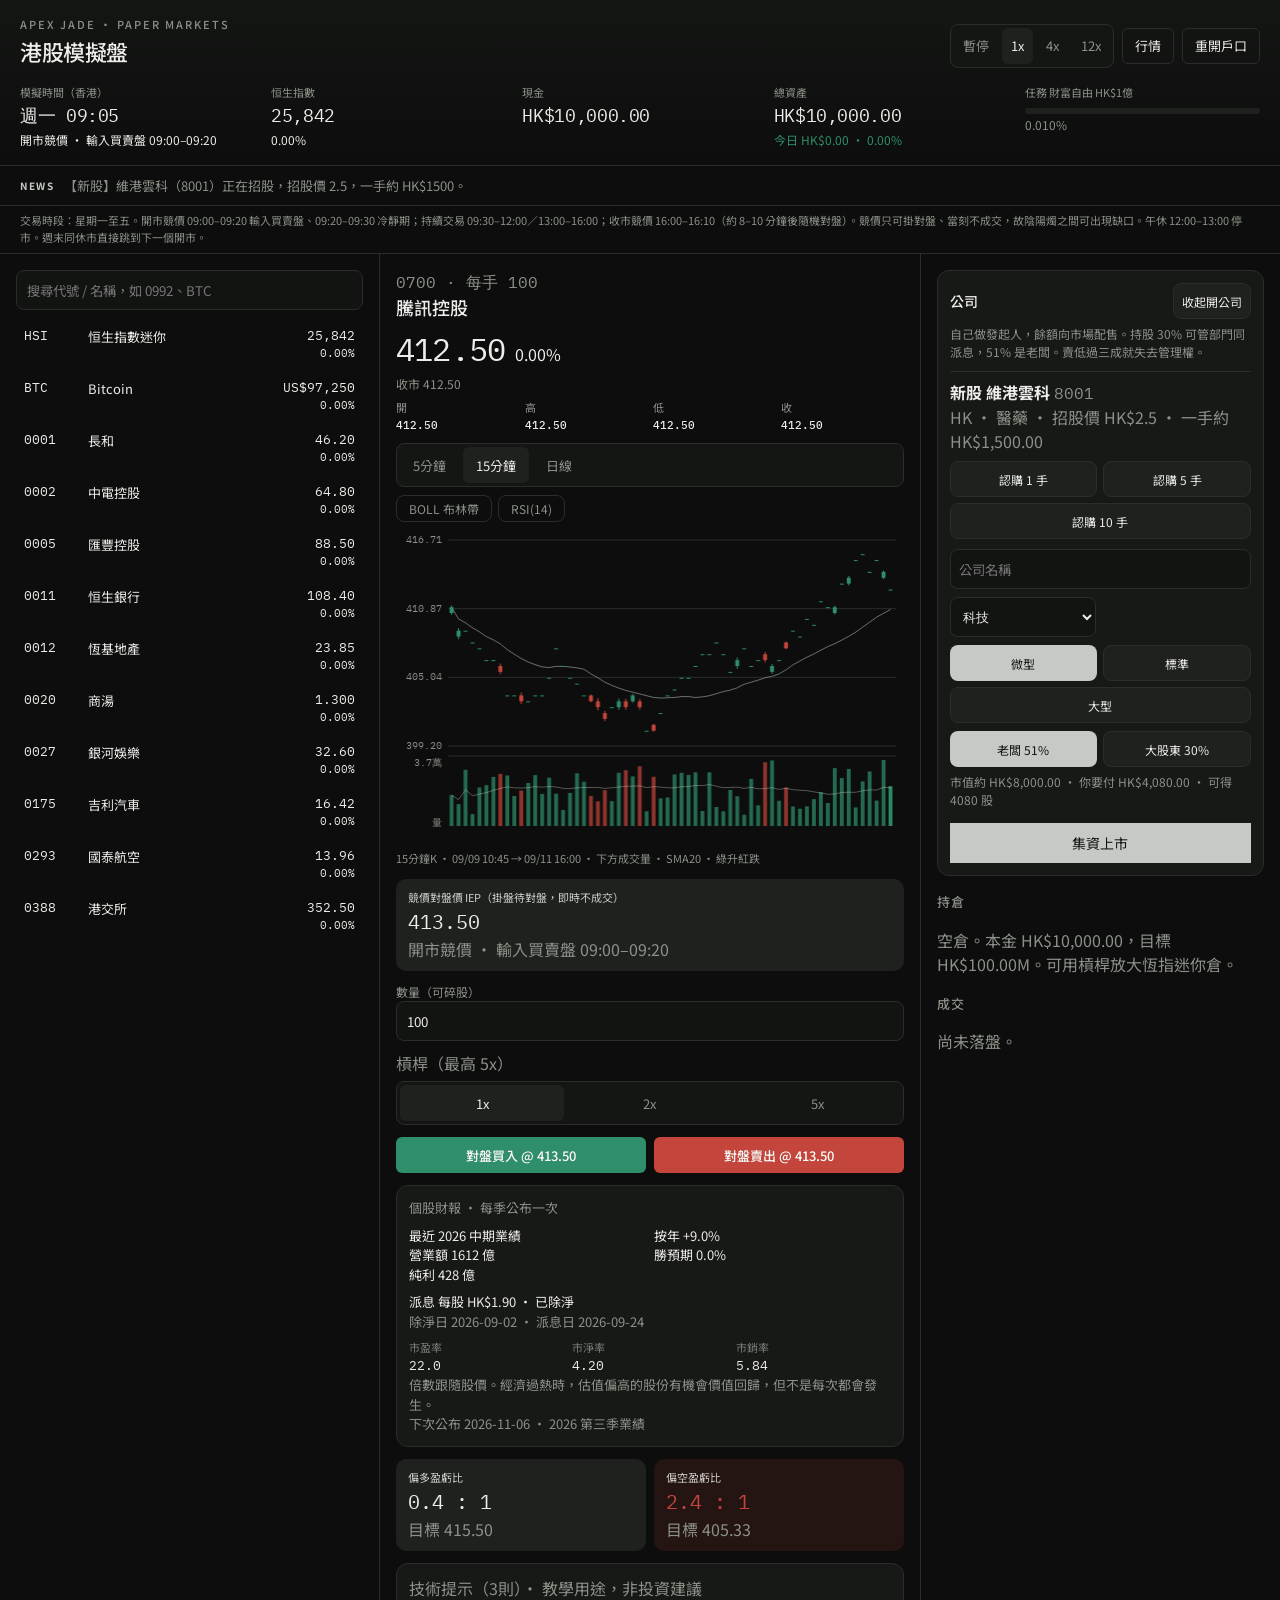
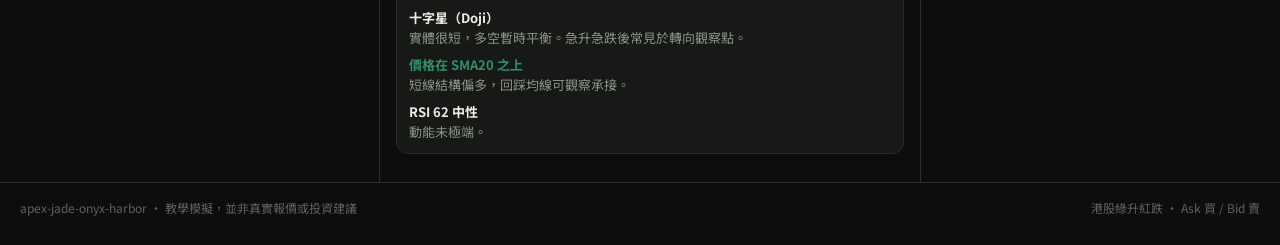
<file: apex-jade-onyx-harbor/index.html>
<!DOCTYPE html>
<html lang="zh-Hant">
<head>
  <meta charset="utf-8" />
  <meta name="viewport" content="width=device-width, initial-scale=1" />
  <title>港股模擬盤 · Apex Jade</title>
  <meta name="description" content="香港股票紙上交易模擬：恒生指數、陰陽燭、買賣差價。本金港幣一萬，挑戰一億財富自由。" />
  <link rel="preconnect" href="https://fonts.googleapis.com" />
  <link rel="stylesheet" href="https://fonts.googleapis.com/css2?family=IBM+Plex+Mono:wght@400;500&family=Noto+Sans+TC:wght@400;500;600&display=swap" />
  <link rel="stylesheet" href="styles.css?v=20261017c" />
</head>
<body>
  <div id="app"></div>
  <script src="app.js?v=20261017c"></script>
</body>
</html>
</file>
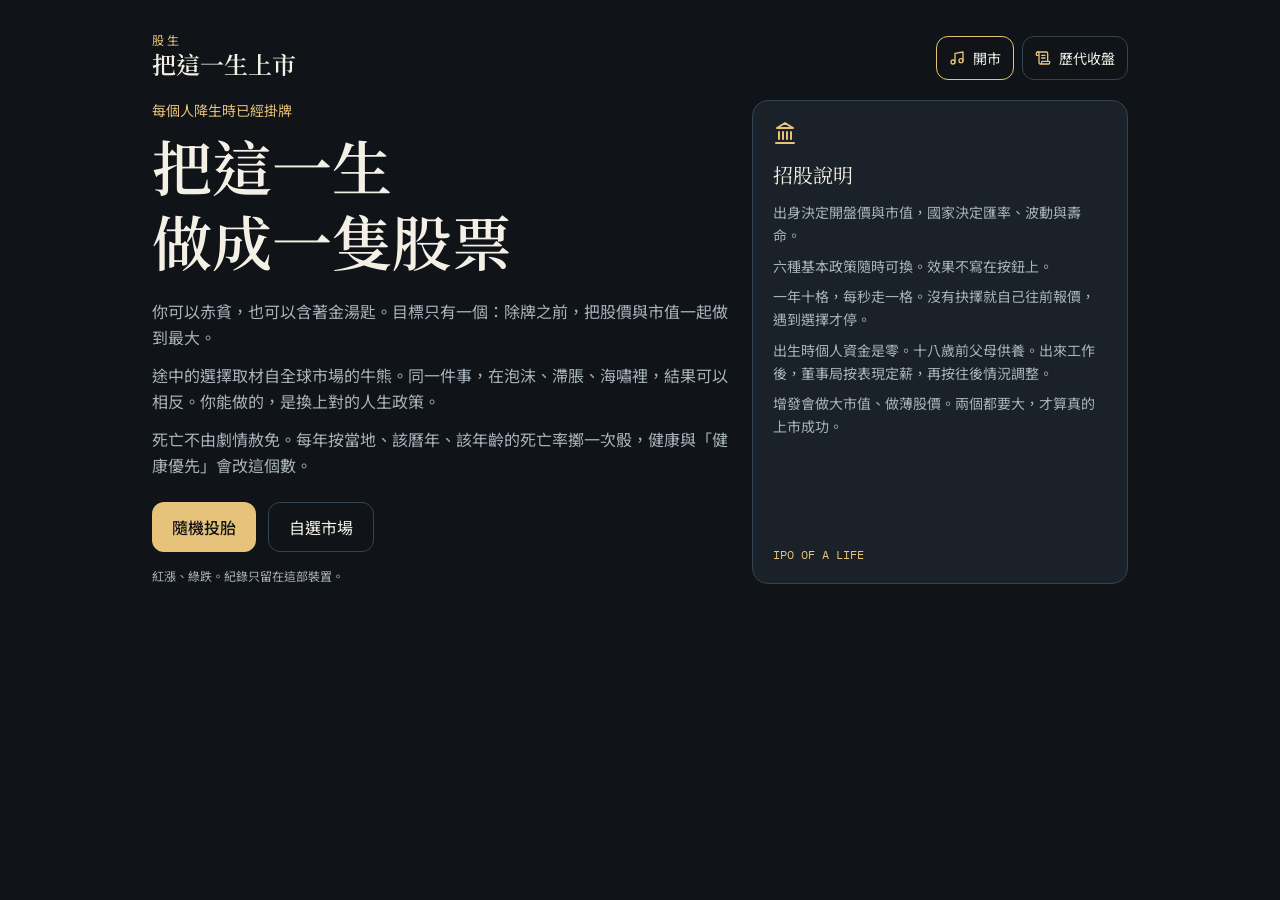
<file: gusheng/index.html>
<!doctype html>
<html lang="zh-Hant">
  <head>
    <meta charset="utf-8" />
    <meta name="viewport" content="width=device-width, initial-scale=1, viewport-fit=cover" />
    <title>股生</title>
    <meta
      name="description"
      content="出生即上市。在當地、該年齡的死亡率除牌之前，把股價與市值做到最大。"
    />
    <meta name="theme-color" content="#101418" />
    <link rel="icon" type="image/svg+xml" href="/gusheng/favicon.svg" />
    <link rel="preconnect" href="https://fonts.googleapis.com" />
    <link rel="preconnect" href="https://fonts.gstatic.com" crossorigin />
    <link
      href="https://fonts.googleapis.com/css2?family=IBM+Plex+Mono:wght@400;500;600&family=Noto+Sans+TC:wght@400;500;700&family=Noto+Serif+TC:wght@600;700&display=swap"
      rel="stylesheet"
    />
    <script type="module" crossorigin src="/gusheng/assets/index-D9JdbFfj.js"></script>
    <link rel="stylesheet" crossorigin href="/gusheng/assets/index-DvYvFoxI.css">
  </head>
  <body>
    <div id="root"></div>
  </body>
</html>
</file>
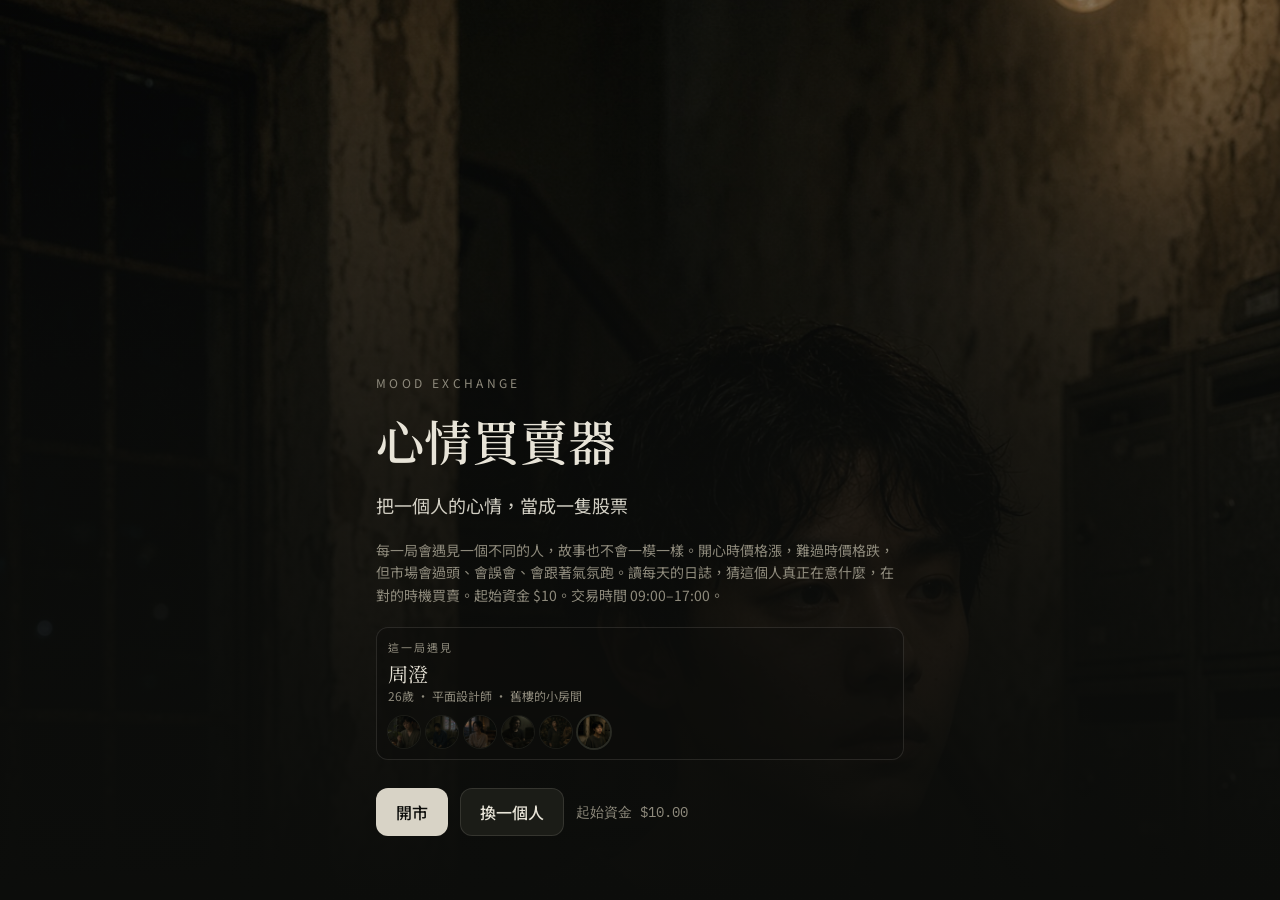
<file: mood-exchange/index.html>
<!doctype html>
<html lang="zh-Hant">
  <head>
    <meta charset="utf-8" />
    <meta name="viewport" content="width=device-width, initial-scale=1, viewport-fit=cover" />
    <title>心情買賣器</title>
    <meta name="description" content="把一個人的心情，當成一隻股票。讀日誌、對話、在對的時機買賣。" />
    <meta name="theme-color" content="#0c0d0b" />
    <link rel="icon" type="image/svg+xml" href="/mood-exchange/favicon.svg" />
    <link rel="preconnect" href="https://fonts.googleapis.com" />
    <link rel="preconnect" href="https://fonts.gstatic.com" crossorigin />
    <link
      href="https://fonts.googleapis.com/css2?family=IBM+Plex+Mono:wght@400;500;600&family=Noto+Sans+TC:wght@400;500;600;700&family=Noto+Serif+TC:wght@400;600;700&display=swap"
      rel="stylesheet"
    />
    <script type="module" crossorigin src="/mood-exchange/assets/pages-entry-flhNLJJ7.js"></script>
    <link rel="stylesheet" crossorigin href="/mood-exchange/assets/pages-entry-DmJr4rhH.css">
  </head>
  <body class="bg-bg text-fg">
    <div id="root"></div>
  </body>
</html>
</file>
<file: apex-jade-onyx-harbor/styles.css>
:root {
  --bg: #0c0d0c;
  --fg: #ecece8;
  --muted: #8b9188;
  --subtle: #5e635c;
  --border: #2a2d29;
  --card: #171916;
  --panel: #141614;
  --secondary: #1e211e;
  --input: #121412;
  --up: #2f8f6b;
  --up-soft: #2f8f6b22;
  --down: #c4453c;
  --down-soft: #c4453c22;
  --halt: #c4b5fd;
  --halt-soft: #7c6bb833;
  --primary: #c5cbc4;
  --radius: 12px;
  --font: "Noto Sans TC", ui-sans-serif, system-ui, sans-serif;
  --mono: "IBM Plex Mono", ui-monospace, "SF Mono", Menlo, monospace;
}
* { box-sizing: border-box; }
html, body {
  margin: 0;
  min-height: 100%;
  background: var(--bg);
  color: var(--fg);
  font-family: var(--font);
  line-height: 1.5;
  -webkit-font-smoothing: antialiased;
}
button, input { font-family: inherit; }
button { cursor: pointer; }
button:disabled { cursor: not-allowed; opacity: 0.45; }
.mono { font-family: var(--mono); font-variant-numeric: tabular-nums; }
.up { color: var(--up); }
.down { color: var(--down); }
.halt { color: var(--halt); }
.muted { color: var(--muted); }
.kicker {
  margin: 0;
  font-size: 11px;
  letter-spacing: 0.18em;
  text-transform: uppercase;
  color: var(--muted);
  font-weight: 500;
}
h1 { margin: 2px 0 0; font-size: 22px; font-weight: 500; letter-spacing: -0.02em; }
h2 { margin: 0; font-size: 18px; font-weight: 500; }
h3 { margin: 0 0 10px; font-size: 13px; font-weight: 500; color: var(--muted); letter-spacing: 0.08em; text-transform: uppercase; }
.lede { color: var(--muted); margin: 8px 0 0; font-size: 14px; }
.top {
  padding: 16px 20px 14px;
  border-bottom: 1px solid var(--border);
  background: linear-gradient(180deg, #141614, #0c0d0c);
}
.top-row {
  display: flex;
  flex-wrap: wrap;
  gap: 12px;
  align-items: flex-end;
  justify-content: space-between;
}
.controls { display: flex; flex-wrap: wrap; gap: 8px; align-items: center; }
.stats {
  display: grid;
  grid-template-columns: repeat(2, minmax(0, 1fr));
  gap: 12px 16px;
  margin-top: 16px;
}
@media (min-width: 800px) {
  .stats { grid-template-columns: repeat(5, minmax(0, 1fr)); }
}
.stat label { display: block; font-size: 11px; color: var(--muted); }
.stat .v { font-size: 18px; margin-top: 2px; letter-spacing: -0.02em; }
.stat small { display: block; font-size: 12px; margin-top: 2px; }
.progress {
  height: 6px;
  background: var(--secondary);
  border-radius: 99px;
  margin-top: 8px;
  overflow: hidden;
}
.progress > i {
  display: block;
  height: 100%;
  background: var(--primary);
  border-radius: inherit;
  width: 0;
}
.news {
  display: flex;
  gap: 10px;
  align-items: center;
  padding: 8px 20px;
  border-bottom: 1px solid var(--border);
  font-size: 13px;
  color: var(--muted);
  min-height: 40px;
}
.news b {
  flex: none;
  font-size: 10px;
  letter-spacing: 0.16em;
  color: var(--primary);
}
.desk {
  display: grid;
  gap: 1px;
  background: var(--border);
  min-height: calc(100dvh - 220px);
}
@media (min-width: 1080px) {
  .desk { grid-template-columns: minmax(240px, 0.95fr) minmax(0, 1.35fr) minmax(240px, 0.9fr); }
}
section.col { background: var(--bg); padding: 16px; min-width: 0; }
.list { margin-top: 8px; max-height: min(70vh, 720px); overflow: auto; overscroll-behavior: contain; overflow-anchor: none; }
.row-item {
  width: 100%;
  display: grid;
  grid-template-columns: 56px 1fr auto;
  gap: 8px;
  text-align: left;
  background: transparent;
  border: 0;
  color: inherit;
  padding: 9px 8px;
  border-radius: 8px;
}
.row-item:hover, .row-item.active { background: var(--secondary); }
.row-item .sym { font-size: 13px; }
.row-item .name { font-size: 13px; overflow: hidden; text-overflow: ellipsis; white-space: nowrap; }
.row-item .px { text-align: right; font-size: 13px; }
.search, .qty {
  width: 100%;
  height: 40px;
  border-radius: 8px;
  border: 1px solid var(--border);
  background: var(--input);
  color: var(--fg);
  padding: 0 10px;
  outline: none;
}
.search:focus, .qty:focus { border-color: #4a4f48; }
.bar {
  display: flex;
  gap: 4px;
  border: 1px solid var(--border);
  border-radius: 8px;
  padding: 3px;
  background: var(--panel);
}
.bar button, .ghost, .buy, .sell {
  height: 36px;
  border-radius: 6px;
  border: 1px solid transparent;
  background: transparent;
  color: var(--muted);
  padding: 0 12px;
  font-size: 13px;
}
.bar button.on { background: var(--secondary); color: var(--fg); }
.bar.speeds button { padding: 0 8px; }
.boards { margin: 0 0 8px; width: fit-content; }
.ghost {
  border: 1px solid var(--border);
  color: var(--fg);
  background: transparent;
}
.ghost:hover { background: var(--secondary); }
.buy { background: var(--up); color: #fff7f6; border: 0; font-weight: 500; }
.sell { background: var(--down); color: #f3fff9; border: 0; font-weight: 500; }
.price-line { display: flex; align-items: baseline; gap: 10px; margin: 4px 0 2px; }
.price-line .last { font-size: 32px; letter-spacing: -0.03em; }
#sel-prev { margin: 0 0 6px; font-size: 12px; }
.ohlc {
  display: grid;
  grid-template-columns: repeat(4, minmax(0, 1fr));
  gap: 6px;
  margin: 0 0 10px;
  font-size: 11px;
  color: var(--muted);
}
.ohlc b { display: block; color: var(--fg); font-weight: 500; margin-top: 1px; }
.bidask { display: grid; grid-template-columns: 1fr 1fr; gap: 8px; margin: 12px 0; }
.bidask:has(.iep) { grid-template-columns: 1fr; }
.iep { border-radius: 10px; padding: 10px 12px; background: var(--secondary); }
.iep .px { font-size: 20px; margin-top: 2px; }
button:disabled { opacity: 0.4; pointer-events: none; }
.bid, .ask { border-radius: 10px; padding: 10px 12px; }
.bid { background: var(--down-soft); color: var(--down); }
.ask { background: var(--up-soft); color: var(--up); }
.bid .px, .ask .px { font-size: 20px; margin-top: 2px; }
.cap { font-size: 11px; opacity: 0.85; }
canvas.kline { width: 100%; height: 312px; display: block; margin: 8px 0; }
.ind { display: flex; gap: 6px; margin-top: 8px; }
.ind button {
  border: 1px solid var(--border);
  background: transparent;
  color: var(--muted);
  border-radius: 8px;
  padding: 4px 12px;
  font-size: 12px;
}
.ind button.on.boll { background: #e6c36a22; color: #e6c36a; border-color: #e6c36a66; }
.ind button.on.rsi { background: #c4b5fd22; color: #c4b5fd; border-color: #c4b5fd66; }
.rr { display: grid; grid-template-columns: 1fr 1fr; gap: 8px; margin: 10px 0 0; }
.rr-cell { border-radius: 10px; padding: 10px 12px; background: var(--secondary); }
.rr-cell .px { font-size: 20px; margin-top: 2px; }
.rr-cell.hot-up { background: var(--up-soft); }
.rr-cell.hot-down { background: var(--down-soft); }
.rr-cell.hot-up .px { color: var(--up); }
.rr-cell.hot-down .px { color: var(--down); }
.hints {
  border: 1px solid var(--border);
  border-radius: var(--radius);
  padding: 12px;
  background: var(--card);
  margin: 12px 0;
  min-height: 148px;
}
.fin {
  border: 1px solid var(--border);
  border-radius: var(--radius);
  padding: 12px;
  background: var(--card);
  margin: 12px 0;
  font-size: 13px;
}
.fin-grid, .ratio { display: grid; gap: 8px; margin-top: 8px; }
.fin-grid { grid-template-columns: 1fr 1fr; }
.ratio { grid-template-columns: repeat(3, minmax(0, 1fr)); }
.ratio .cap { color: var(--muted); font-size: 11px; }
.div-box { margin-top: 8px; font-size: 13px; }
.hints p { margin: 8px 0 0; font-size: 13px; }
.ticket label { display: block; font-size: 12px; color: var(--muted); margin-top: 10px; }
.actions { display: grid; grid-template-columns: 1fr 1fr; gap: 8px; margin-top: 12px; }
.lev { display: flex; gap: 4px; margin-top: 6px; }
.lev button { flex: 1; }
.pos {
  border: 1px solid var(--border);
  border-radius: var(--radius);
  padding: 12px;
  margin-bottom: 8px;
  background: var(--card);
}
.pos .meta { font-size: 12px; color: var(--muted); margin: 4px 0; }
.pos-top { display: flex; justify-content: space-between; align-items: flex-start; gap: 8px; }
.pos-name { background: none; border: 0; color: inherit; text-align: left; padding: 0; font: inherit; }
.pos-name:hover { color: var(--primary); }
.pos-pnl { display: grid; grid-template-columns: 1.2fr 0.8fr 1fr; gap: 8px; margin-top: 8px; }
.pos-pnl .cap { font-size: 11px; color: var(--muted); }
.pos-pnl .px { font-size: 18px; letter-spacing: -0.02em; }
h3 #pos-total-pnl { letter-spacing: 0; text-transform: none; font-size: 14px; margin-left: 8px; }
.fill {
  display: flex;
  justify-content: space-between;
  gap: 8px;
  font-size: 12px;
  color: var(--muted);
  padding: 4px 0;
  border-bottom: 1px solid #1e211e;
}
.modal {
  position: fixed;
  inset: 0;
  background: #0c0d0ccc;
  display: grid;
  place-items: center;
  padding: 16px;
  z-index: 20;
  backdrop-filter: blur(6px);
}
.modal .box {
  max-width: 440px;
  width: 100%;
  background: var(--card);
  border: 1px solid var(--border);
  border-radius: 16px;
  padding: 24px;
}
.modal h2 { font-size: 24px; margin: 6px 0 8px; }
.toast {
  position: fixed;
  left: 50%;
  bottom: 20px;
  transform: translateX(-50%);
  background: var(--card);
  border: 1px solid var(--border);
  border-radius: 999px;
  padding: 10px 16px;
  font-size: 13px;
  z-index: 30;
  box-shadow: 0 12px 40px #0008;
}
footer.site {
  border-top: 1px solid var(--border);
  padding: 16px 20px 28px;
  color: var(--subtle);
  font-size: 12px;
  display: flex;
  flex-wrap: wrap;
  gap: 8px 18px;
  justify-content: space-between;
}
.noscript { padding: 40px 20px; }
@media (prefers-reduced-motion: reduce) {
  *, *::before, *::after { animation: none !important; transition: none !important; }
}

.news.surge { background: var(--up-soft); color: var(--up); border-bottom-color: #2f8f6b55; }
.news.crash { background: var(--down-soft); color: var(--down); border-bottom-color: #c4453c55; }
.news.halt { background: var(--halt-soft); color: var(--halt); border-bottom-color: #c4b5fd66; }
.news.surge b, .news.crash b, .news.halt b { color: inherit; }
.rule { margin: 0; padding: 6px 20px 8px; font-size: 11px; color: var(--muted); border-bottom: 1px solid var(--border); }
.row-item.gap-up { background: var(--up-soft); }
.row-item.gap-down { background: var(--down-soft); }
.row-item.halted { background: var(--halt-soft); }
.co { border: 1px solid var(--border); background: var(--card); border-radius: 12px; padding: 12px; margin-bottom: 16px; }
.co h3 { margin: 0; color: var(--fg); letter-spacing: 0; text-transform: none; font-size: 14px; }
.co-h { display: flex; justify-content: space-between; align-items: center; gap: 8px; }
.co-h button, .co .acts button, .co-list button { background: var(--secondary); color: var(--fg); border: 1px solid var(--border); border-radius: 8px; min-height: 36px; padding: 0 8px; font-size: 12px; }
.co .acts { display: flex; flex-wrap: wrap; gap: 6px; margin-top: 8px; }
.co .acts button { flex: 1 1 46%; }
.co .acts button.on, .co .go { background: var(--primary); color: #121412; border-color: transparent; }
.co .go { width: 100%; margin-top: 8px; min-height: 40px; font-size: 14px; }
.co input, .co select { width: 100%; background: var(--input); color: var(--fg); border: 1px solid var(--border); border-radius: 8px; height: 40px; padding: 0 8px; }
.co .row2 { display: grid; grid-template-columns: 1fr 1fr; gap: 8px; margin-top: 8px; }
.co .form, .co .ipo, .co .mgr, .co-list { margin-top: 10px; }
.co .ipo, .co .mgr { border-top: 1px solid var(--border); padding-top: 8px; }
.co-list { display: flex; flex-direction: column; gap: 4px; align-items: flex-start; }
.co p { margin: 6px 0; font-size: 12px; }
</file>
<file: gusheng/assets/index-DvYvFoxI.css>
/*! tailwindcss v4.3.3 | MIT License | https://tailwindcss.com */
@layer properties{@supports (((-webkit-hyphens:none)) and (not (margin-trim:inline))) or ((-moz-orient:inline) and (not (color:rgb(from red r g b)))){*,:before,:after,::backdrop{--tw-space-y-reverse:0;--tw-divide-y-reverse:0;--tw-border-style:solid;--tw-leading:initial;--tw-font-weight:initial;--tw-tracking:initial;--tw-blur:initial;--tw-brightness:initial;--tw-contrast:initial;--tw-grayscale:initial;--tw-hue-rotate:initial;--tw-invert:initial;--tw-opacity:initial;--tw-saturate:initial;--tw-sepia:initial;--tw-drop-shadow:initial;--tw-drop-shadow-color:initial;--tw-drop-shadow-alpha:100%;--tw-drop-shadow-size:initial;--tw-outline-style:solid}}}@layer theme{:root,:host{--font-sans:"Noto Sans TC", "PingFang HK", "Microsoft JhengHei", sans-serif;--font-serif:"Noto Serif TC", "Songti TC", serif;--font-mono:"IBM Plex Mono", ui-monospace, monospace;--color-red-500:oklch(63.7% .237 25.331);--color-zinc-50:oklch(98.5% 0 none);--color-zinc-400:oklch(70.5% .015 286.067);--color-zinc-500:oklch(55.2% .016 285.938);--color-zinc-900:oklch(21% .006 285.885);--color-zinc-950:oklch(14.1% .005 285.823);--color-neutral-100:oklch(97% 0 none);--color-neutral-300:oklch(87% 0 none);--color-neutral-700:oklch(37.1% 0 none);--color-neutral-900:oklch(20.5% 0 none);--color-black:#000;--color-white:#fff;--spacing:.25rem;--container-xs:20rem;--container-sm:24rem;--container-md:28rem;--container-xl:36rem;--container-3xl:48rem;--container-5xl:64rem;--text-xs:.75rem;--text-xs--line-height:calc(1 / .75);--text-sm:.875rem;--text-sm--line-height:calc(1.25 / .875);--text-base:1rem;--text-base--line-height:calc(1.5 / 1);--text-lg:1.125rem;--text-lg--line-height:calc(1.75 / 1.125);--text-xl:1.25rem;--text-xl--line-height:calc(1.75 / 1.25);--text-2xl:1.5rem;--text-2xl--line-height:calc(2 / 1.5);--text-3xl:1.875rem;--text-3xl--line-height:calc(2.25 / 1.875);--text-4xl:2.25rem;--text-4xl--line-height:calc(2.5 / 2.25);--text-5xl:3rem;--text-5xl--line-height:1;--text-6xl:3.75rem;--text-6xl--line-height:1;--font-weight-medium:500;--font-weight-semibold:600;--leading-tight:1.25;--leading-relaxed:1.625;--radius-sm:.25rem;--radius-md:.375rem;--radius-xl:.75rem;--radius-2xl:1rem;--default-transition-duration:.15s;--default-transition-timing-function:cubic-bezier(.4, 0, .2, 1);--default-font-family:var(--font-sans);--default-mono-font-family:var(--font-mono);--color-ink:#101418;--color-panel:#1a2128;--color-panel-2:#232c35;--color-line:#334454;--color-ivory:#f4f0e6;--color-muted:#a8b2bb;--color-gold:#e7c27a;--color-up:#ff5d63;--color-down:#3dbe84}}@layer base{*,:after,:before,::backdrop{box-sizing:border-box;border:0 solid;margin:0;padding:0}::file-selector-button{box-sizing:border-box;border:0 solid;margin:0;padding:0}html,:host{-webkit-text-size-adjust:100%;tab-size:4;line-height:1.5;font-family:var(--default-font-family,-apple-system, BlinkMacSystemFont, "Segoe UI", Roboto, "Helvetica Neue", "Noto Sans", Arial, sans-serif, "Apple Color Emoji", "Segoe UI Emoji", "Segoe UI Symbol", "Noto Color Emoji");font-feature-settings:var(--default-font-feature-settings,normal);font-variation-settings:var(--default-font-variation-settings,normal);-webkit-tap-highlight-color:transparent}hr{height:0;color:inherit;border-top-width:1px}abbr:where([title]){-webkit-text-decoration:underline dotted;text-decoration:underline dotted}h1,h2,h3,h4,h5,h6{font-size:inherit;font-weight:inherit}a{color:inherit;-webkit-text-decoration:inherit;-webkit-text-decoration:inherit;-webkit-text-decoration:inherit;-webkit-text-decoration:inherit;text-decoration:inherit}b,strong{font-weight:bolder}code,kbd,samp,pre{font-family:var(--default-mono-font-family,ui-monospace, SFMono-Regular, Menlo, Monaco, Consolas, "Liberation Mono", "Courier New", monospace);font-feature-settings:var(--default-mono-font-feature-settings,normal);font-variation-settings:var(--default-mono-font-variation-settings,normal);font-size:1em}small{font-size:80%}sub,sup{vertical-align:baseline;font-size:75%;line-height:0;position:relative}sub{bottom:-.25em}sup{top:-.5em}table{text-indent:0;border-color:inherit;border-collapse:collapse}:-moz-focusring:where(:not(iframe)){outline:auto}progress{vertical-align:baseline}summary{display:list-item}ol,ul,menu{list-style:none}img,svg,video,canvas,audio,iframe,embed,object{vertical-align:middle;display:block}img,video{max-width:100%;height:auto}button,input,select,optgroup,textarea{font:inherit;font-feature-settings:inherit;font-variation-settings:inherit;letter-spacing:inherit;color:inherit;opacity:1;background-color:#0000;border-radius:0}::file-selector-button{font:inherit;font-feature-settings:inherit;font-variation-settings:inherit;letter-spacing:inherit;color:inherit;opacity:1;background-color:#0000;border-radius:0}:where(select:is([multiple],[size])) optgroup{font-weight:bolder}:where(select:is([multiple],[size])) optgroup option{padding-inline-start:20px}::file-selector-button{margin-inline-end:4px}::placeholder{opacity:1}@supports (not ((-webkit-appearance:-apple-pay-button))) or (contain-intrinsic-size:1px){::placeholder{color:currentColor}@supports (color:color-mix(in lab, red, red)){::placeholder{color:color-mix(in oklab, currentcolor 50%, transparent)}}}textarea{resize:vertical}::-webkit-search-decoration{-webkit-appearance:none}::-webkit-date-and-time-value{min-height:1lh;text-align:inherit}::-webkit-datetime-edit{display:inline-flex}::-webkit-datetime-edit-fields-wrapper{padding:0}::-webkit-datetime-edit{padding-block:0}::-webkit-datetime-edit-year-field{padding-block:0}::-webkit-datetime-edit-month-field{padding-block:0}::-webkit-datetime-edit-day-field{padding-block:0}::-webkit-datetime-edit-hour-field{padding-block:0}::-webkit-datetime-edit-minute-field{padding-block:0}::-webkit-datetime-edit-second-field{padding-block:0}::-webkit-datetime-edit-millisecond-field{padding-block:0}::-webkit-datetime-edit-meridiem-field{padding-block:0}::-webkit-calendar-picker-indicator{line-height:1}:-moz-ui-invalid{box-shadow:none}button,input:where([type=button],[type=reset],[type=submit]){appearance:button}::file-selector-button{appearance:button}::-webkit-inner-spin-button{height:auto}::-webkit-outer-spin-button{height:auto}[hidden]:where(:not([hidden=until-found])){display:none!important}button:not(:disabled),[role=button]:not(:disabled){cursor:pointer}html,body{background:var(--color-ink);color:var(--color-ivory);min-height:100%}body{font-family:var(--font-sans);text-rendering:optimizelegibility}::selection{background:#e7c27a66}@supports (color:color-mix(in lab, red, red)){::selection{background:color-mix(in srgb, var(--color-gold) 40%, transparent)}}}@layer components;@layer utilities{.pointer-events-none{pointer-events:none}.visible{visibility:visible}.absolute{position:absolute}.fixed{position:fixed}.relative{position:relative}.static{position:static}.col-span-2{grid-column:span 2/span 2}.mx-auto{margin-inline:auto}.mt-1{margin-top:var(--spacing)}.mt-2{margin-top:calc(var(--spacing) * 2)}.mt-3{margin-top:calc(var(--spacing) * 3)}.mt-4{margin-top:calc(var(--spacing) * 4)}.mt-5{margin-top:calc(var(--spacing) * 5)}.mt-6{margin-top:calc(var(--spacing) * 6)}.mr-2{margin-right:calc(var(--spacing) * 2)}.mb-1{margin-bottom:var(--spacing)}.mb-2{margin-bottom:calc(var(--spacing) * 2)}.ml-2{margin-left:calc(var(--spacing) * 2)}.block{display:block}.flex{display:flex}.grid{display:grid}.inline{display:inline}.inline-block{display:inline-block}.inline-flex{display:inline-flex}.table{display:table}.size-4{width:calc(var(--spacing) * 4);height:calc(var(--spacing) * 4)}.size-6{width:calc(var(--spacing) * 6);height:calc(var(--spacing) * 6)}.size-10{width:calc(var(--spacing) * 10);height:calc(var(--spacing) * 10)}.h-1\.5{height:calc(var(--spacing) * 1.5)}.h-8{height:calc(var(--spacing) * 8)}.h-24{height:calc(var(--spacing) * 24)}.h-28{height:calc(var(--spacing) * 28)}.h-36{height:calc(var(--spacing) * 36)}.h-40{height:calc(var(--spacing) * 40)}.h-52{height:calc(var(--spacing) * 52)}.h-full{height:100%}.max-h-80{max-height:calc(var(--spacing) * 80)}.min-h-11{min-height:calc(var(--spacing) * 11)}.min-h-screen{min-height:100vh}.w-8{width:calc(var(--spacing) * 8)}.w-12{width:calc(var(--spacing) * 12)}.w-16{width:calc(var(--spacing) * 16)}.w-20{width:calc(var(--spacing) * 20)}.w-24{width:calc(var(--spacing) * 24)}.w-32{width:calc(var(--spacing) * 32)}.w-full{width:100%}.max-w-3xl{max-width:var(--container-3xl)}.max-w-5xl{max-width:var(--container-5xl)}.max-w-md{max-width:var(--container-md)}.max-w-sm{max-width:var(--container-sm)}.max-w-xl{max-width:var(--container-xl)}.max-w-xs{max-width:var(--container-xs)}.min-w-0{min-width:0}.min-w-48{min-width:calc(var(--spacing) * 48)}.flex-1{flex:1}.shrink-0{flex-shrink:0}.cursor-pointer{cursor:pointer}.touch-none{touch-action:none}.grid-cols-2{grid-template-columns:repeat(2,minmax(0,1fr))}.flex-col{flex-direction:column}.flex-wrap{flex-wrap:wrap}.place-items-center{place-items:center}.content-start{align-content:flex-start}.items-baseline{align-items:baseline}.items-center{align-items:center}.items-end{align-items:flex-end}.justify-between{justify-content:space-between}.justify-center{justify-content:center}.gap-1{gap:var(--spacing)}.gap-2{gap:calc(var(--spacing) * 2)}.gap-3{gap:calc(var(--spacing) * 3)}.gap-4{gap:calc(var(--spacing) * 4)}.gap-5{gap:calc(var(--spacing) * 5)}.gap-6{gap:calc(var(--spacing) * 6)}:where(.space-y-2>:not(:last-child)){--tw-space-y-reverse:0;margin-block-start:calc(calc(var(--spacing) * 2) * var(--tw-space-y-reverse));margin-block-end:calc(calc(var(--spacing) * 2) * calc(1 - var(--tw-space-y-reverse)))}:where(.space-y-3>:not(:last-child)){--tw-space-y-reverse:0;margin-block-start:calc(calc(var(--spacing) * 3) * var(--tw-space-y-reverse));margin-block-end:calc(calc(var(--spacing) * 3) * calc(1 - var(--tw-space-y-reverse)))}:where(.divide-y>:not(:last-child)){--tw-divide-y-reverse:0;border-bottom-style:var(--tw-border-style);border-top-style:var(--tw-border-style);border-top-width:calc(1px * var(--tw-divide-y-reverse));border-bottom-width:calc(1px * calc(1 - var(--tw-divide-y-reverse)))}:where(.divide-line>:not(:last-child)){border-color:var(--color-line)}.self-start{align-self:flex-start}.overflow-auto{overflow:auto}.overflow-hidden{overflow:hidden}.overflow-x-auto{overflow-x:auto}.overflow-x-hidden{overflow-x:hidden}.rounded-2xl{border-radius:var(--radius-2xl)}.rounded-full{border-radius:2147483647px}.rounded-md{border-radius:var(--radius-md)}.rounded-sm{border-radius:var(--radius-sm)}.rounded-xl{border-radius:var(--radius-xl)}.border{border-style:var(--tw-border-style);border-width:1px}.border-gold{border-color:var(--color-gold)}.border-gold\/50{border-color:#e7c27a80}@supports (color:color-mix(in lab, red, red)){.border-gold\/50{border-color:color-mix(in oklab, var(--color-gold) 50%, transparent)}}.border-line{border-color:var(--color-line)}.border-neutral-300{border-color:var(--color-neutral-300)}.bg-black\/10{background-color:#0000001a}@supports (color:color-mix(in lab, red, red)){.bg-black\/10{background-color:color-mix(in oklab, var(--color-black) 10%, transparent)}}.bg-gold{background-color:var(--color-gold)}.bg-ink{background-color:var(--color-ink)}.bg-ink\/95{background-color:#101418f2}@supports (color:color-mix(in lab, red, red)){.bg-ink\/95{background-color:color-mix(in oklab, var(--color-ink) 95%, transparent)}}.bg-line{background-color:var(--color-line)}.bg-muted{background-color:var(--color-muted)}.bg-panel{background-color:var(--color-panel)}.bg-panel-2{background-color:var(--color-panel-2)}.bg-zinc-50{background-color:var(--color-zinc-50)}.object-contain{object-fit:contain}.object-cover{object-fit:cover}.p-4{padding:calc(var(--spacing) * 4)}.p-5{padding:calc(var(--spacing) * 5)}.px-2{padding-inline:calc(var(--spacing) * 2)}.px-3{padding-inline:calc(var(--spacing) * 3)}.px-4{padding-inline:calc(var(--spacing) * 4)}.px-5{padding-inline:calc(var(--spacing) * 5)}.px-6{padding-inline:calc(var(--spacing) * 6)}.py-0\.5{padding-block:calc(var(--spacing) * .5)}.py-2{padding-block:calc(var(--spacing) * 2)}.py-3{padding-block:calc(var(--spacing) * 3)}.py-5{padding-block:calc(var(--spacing) * 5)}.py-8{padding-block:calc(var(--spacing) * 8)}.pb-1{padding-bottom:var(--spacing)}.text-center{text-align:center}.text-left{text-align:left}.text-right{text-align:right}.font-mono{font-family:var(--font-mono)}.font-serif{font-family:var(--font-serif)}.text-2xl{font-size:var(--text-2xl);line-height:var(--tw-leading,var(--text-2xl--line-height))}.text-3xl{font-size:var(--text-3xl);line-height:var(--tw-leading,var(--text-3xl--line-height))}.text-4xl{font-size:var(--text-4xl);line-height:var(--tw-leading,var(--text-4xl--line-height))}.text-5xl{font-size:var(--text-5xl);line-height:var(--tw-leading,var(--text-5xl--line-height))}.text-base{font-size:var(--text-base);line-height:var(--tw-leading,var(--text-base--line-height))}.text-lg{font-size:var(--text-lg);line-height:var(--tw-leading,var(--text-lg--line-height))}.text-sm{font-size:var(--text-sm);line-height:var(--tw-leading,var(--text-sm--line-height))}.text-xl{font-size:var(--text-xl);line-height:var(--tw-leading,var(--text-xl--line-height))}.text-xs{font-size:var(--text-xs);line-height:var(--tw-leading,var(--text-xs--line-height))}.leading-relaxed{--tw-leading:var(--leading-relaxed);line-height:var(--leading-relaxed)}.leading-tight{--tw-leading:var(--leading-tight);line-height:var(--leading-tight)}.font-medium{--tw-font-weight:var(--font-weight-medium);font-weight:var(--font-weight-medium)}.font-semibold{--tw-font-weight:var(--font-weight-semibold);font-weight:var(--font-weight-semibold)}.tracking-\[0\.2em\]{--tw-tracking:.2em;letter-spacing:.2em}.tracking-\[0\.22em\]{--tw-tracking:.22em;letter-spacing:.22em}.break-words{overflow-wrap:break-word}.text-down{color:var(--color-down)}.text-gold{color:var(--color-gold)}.text-ink{color:var(--color-ink)}.text-ivory{color:var(--color-ivory)}.text-muted{color:var(--color-muted)}.text-red-500{color:var(--color-red-500)}.text-up{color:var(--color-up)}.text-zinc-500{color:var(--color-zinc-500)}.text-zinc-900{color:var(--color-zinc-900)}.underline-offset-4{text-underline-offset:4px}.accent-gold{accent-color:var(--color-gold)}.opacity-70{opacity:.7}.filter{filter:var(--tw-blur,) var(--tw-brightness,) var(--tw-contrast,) var(--tw-grayscale,) var(--tw-hue-rotate,) var(--tw-invert,) var(--tw-saturate,) var(--tw-sepia,) var(--tw-drop-shadow,)}.transition{transition-property:color,background-color,border-color,outline-color,text-decoration-color,fill,stroke,--tw-gradient-from,--tw-gradient-via,--tw-gradient-to,opacity,box-shadow,transform,translate,scale,rotate,filter,-webkit-backdrop-filter,backdrop-filter,display,content-visibility,overlay,pointer-events;transition-timing-function:var(--tw-ease,var(--default-transition-timing-function));transition-duration:var(--tw-duration,var(--default-transition-duration))}.outline-none{--tw-outline-style:none;outline-style:none}@media (hover:hover){.hover\:border-gold:hover{border-color:var(--color-gold)}.hover\:bg-neutral-100:hover{background-color:var(--color-neutral-100)}.hover\:underline:hover{text-decoration-line:underline}}.focus-visible\:outline:focus-visible{outline-style:var(--tw-outline-style);outline-width:1px}.focus-visible\:outline-2:focus-visible{outline-style:var(--tw-outline-style);outline-width:2px}.focus-visible\:outline-offset-2:focus-visible{outline-offset:2px}.focus-visible\:outline-gold:focus-visible{outline-color:var(--color-gold)}.disabled\:cursor-wait:disabled{cursor:wait}.disabled\:no-underline:disabled{text-decoration-line:none}@media (width>=40rem){.sm\:col-span-1{grid-column:span 1/span 1}.sm\:col-span-2{grid-column:span 2/span 2}.sm\:grid-cols-2{grid-template-columns:repeat(2,minmax(0,1fr))}.sm\:grid-cols-3{grid-template-columns:repeat(3,minmax(0,1fr))}.sm\:grid-cols-4{grid-template-columns:repeat(4,minmax(0,1fr))}.sm\:grid-cols-6{grid-template-columns:repeat(6,minmax(0,1fr))}.sm\:flex-row{flex-direction:row}.sm\:items-center{align-items:center}.sm\:items-end{align-items:flex-end}.sm\:p-5{padding:calc(var(--spacing) * 5)}.sm\:px-6{padding-inline:calc(var(--spacing) * 6)}.sm\:py-8{padding-block:calc(var(--spacing) * 8)}.sm\:text-4xl{font-size:var(--text-4xl);line-height:var(--tw-leading,var(--text-4xl--line-height))}.sm\:text-5xl{font-size:var(--text-5xl);line-height:var(--tw-leading,var(--text-5xl--line-height))}.sm\:text-6xl{font-size:var(--text-6xl);line-height:var(--tw-leading,var(--text-6xl--line-height))}}@media (width>=64rem){.lg\:col-span-2{grid-column:span 2/span 2}.lg\:col-span-3{grid-column:span 3/span 3}.lg\:grid-cols-5{grid-template-columns:repeat(5,minmax(0,1fr))}}@media (prefers-color-scheme:dark){.dark\:border-neutral-700{border-color:var(--color-neutral-700)}.dark\:bg-white\/20{background-color:#fff3}@supports (color:color-mix(in lab, red, red)){.dark\:bg-white\/20{background-color:color-mix(in oklab, var(--color-white) 20%, transparent)}}.dark\:bg-zinc-950{background-color:var(--color-zinc-950)}.dark\:text-zinc-50{color:var(--color-zinc-50)}.dark\:text-zinc-400{color:var(--color-zinc-400)}@media (hover:hover){.dark\:hover\:bg-neutral-900:hover{background-color:var(--color-neutral-900)}}}}.seal{border:3px solid var(--color-up);color:var(--color-up);font-family:var(--font-serif);letter-spacing:.45em;justify-content:center;align-items:center;padding:.55rem .35rem .55rem .85em;font-weight:700;line-height:1;animation:.42s cubic-bezier(.2,.8,.2,1) both seal-in;display:inline-flex;transform:rotate(-8deg)}@keyframes seal-in{0%{opacity:0;transform:rotate(-16deg)scale(1.4)}to{opacity:1;transform:rotate(-8deg)scale(1)}}.pixel{image-rendering:pixelated;image-rendering:crisp-edges}.price-draw{stroke-dasharray:1;stroke-dashoffset:1px;animation:1.1s cubic-bezier(.2,.8,.2,1) forwards price-draw}@keyframes price-draw{to{stroke-dashoffset:0}}@media (prefers-reduced-motion:reduce){.seal,.price-draw{animation:none}.price-draw{stroke-dashoffset:0}}@property --tw-space-y-reverse{syntax:"*";inherits:false;initial-value:0}@property --tw-divide-y-reverse{syntax:"*";inherits:false;initial-value:0}@property --tw-border-style{syntax:"*";inherits:false;initial-value:solid}@property --tw-leading{syntax:"*";inherits:false}@property --tw-font-weight{syntax:"*";inherits:false}@property --tw-tracking{syntax:"*";inherits:false}@property --tw-blur{syntax:"*";inherits:false}@property --tw-brightness{syntax:"*";inherits:false}@property --tw-contrast{syntax:"*";inherits:false}@property --tw-grayscale{syntax:"*";inherits:false}@property --tw-hue-rotate{syntax:"*";inherits:false}@property --tw-invert{syntax:"*";inherits:false}@property --tw-opacity{syntax:"*";inherits:false}@property --tw-saturate{syntax:"*";inherits:false}@property --tw-sepia{syntax:"*";inherits:false}@property --tw-drop-shadow{syntax:"*";inherits:false}@property --tw-drop-shadow-color{syntax:"*";inherits:false}@property --tw-drop-shadow-alpha{syntax:"<percentage>";inherits:false;initial-value:100%}@property --tw-drop-shadow-size{syntax:"*";inherits:false}@property --tw-outline-style{syntax:"*";inherits:false;initial-value:solid}
</file>
<file: mood-exchange/assets/pages-entry-DmJr4rhH.css>
/*! tailwindcss v4.3.3 | MIT License | https://tailwindcss.com */
@layer properties{@supports (((-webkit-hyphens:none)) and (not (margin-trim:inline))) or ((-moz-orient:inline) and (not (color:rgb(from red r g b)))){*,:before,:after,::backdrop{--tw-scale-x:1;--tw-scale-y:1;--tw-scale-z:1;--tw-rotate-x:initial;--tw-rotate-y:initial;--tw-rotate-z:initial;--tw-skew-x:initial;--tw-skew-y:initial;--tw-pan-x:initial;--tw-pan-y:initial;--tw-pinch-zoom:initial;--tw-space-y-reverse:0;--tw-space-x-reverse:0;--tw-divide-x-reverse:0;--tw-border-style:solid;--tw-divide-y-reverse:0;--tw-gradient-position:initial;--tw-gradient-from:#0000;--tw-gradient-via:#0000;--tw-gradient-to:#0000;--tw-gradient-stops:initial;--tw-gradient-via-stops:initial;--tw-gradient-from-position:0%;--tw-gradient-via-position:50%;--tw-gradient-to-position:100%;--tw-leading:initial;--tw-font-weight:initial;--tw-tracking:initial;--tw-ordinal:initial;--tw-slashed-zero:initial;--tw-numeric-figure:initial;--tw-numeric-spacing:initial;--tw-numeric-fraction:initial;--tw-shadow:0 0 #0000;--tw-shadow-color:initial;--tw-shadow-alpha:100%;--tw-inset-shadow:0 0 #0000;--tw-inset-shadow-color:initial;--tw-inset-shadow-alpha:100%;--tw-ring-color:initial;--tw-ring-shadow:0 0 #0000;--tw-inset-ring-color:initial;--tw-inset-ring-shadow:0 0 #0000;--tw-ring-inset:initial;--tw-ring-offset-width:0px;--tw-ring-offset-color:#fff;--tw-ring-offset-shadow:0 0 #0000;--tw-blur:initial;--tw-brightness:initial;--tw-contrast:initial;--tw-grayscale:initial;--tw-hue-rotate:initial;--tw-invert:initial;--tw-opacity:initial;--tw-saturate:initial;--tw-sepia:initial;--tw-drop-shadow:initial;--tw-drop-shadow-color:initial;--tw-drop-shadow-alpha:100%;--tw-drop-shadow-size:initial;--tw-backdrop-blur:initial;--tw-backdrop-brightness:initial;--tw-backdrop-contrast:initial;--tw-backdrop-grayscale:initial;--tw-backdrop-hue-rotate:initial;--tw-backdrop-invert:initial;--tw-backdrop-opacity:initial;--tw-backdrop-saturate:initial;--tw-backdrop-sepia:initial;--tw-duration:initial;--tw-ease:initial;--tw-animation-delay:0s;--tw-animation-direction:normal;--tw-animation-duration:initial;--tw-animation-fill-mode:none;--tw-animation-iteration-count:1;--tw-enter-blur:0;--tw-enter-opacity:1;--tw-enter-rotate:0;--tw-enter-scale:1;--tw-enter-translate-x:0;--tw-enter-translate-y:0;--tw-exit-blur:0;--tw-exit-opacity:1;--tw-exit-rotate:0;--tw-exit-scale:1;--tw-exit-translate-x:0;--tw-exit-translate-y:0}}}@layer theme{:root,:host{--font-sans:"Noto Sans TC", "Segoe UI", system-ui, sans-serif;--font-serif:"Noto Serif TC", "Songti TC", serif;--font-mono:"IBM Plex Mono", ui-monospace, "SF Mono", Menlo, monospace;--color-red-500:oklch(63.7% .237 25.331);--color-zinc-50:oklch(98.5% 0 none);--color-zinc-400:oklch(70.5% .015 286.067);--color-zinc-500:oklch(55.2% .016 285.938);--color-zinc-900:oklch(21% .006 285.885);--color-zinc-950:oklch(14.1% .005 285.823);--color-neutral-100:oklch(97% 0 none);--color-neutral-300:oklch(87% 0 none);--color-neutral-700:oklch(37.1% 0 none);--color-neutral-900:oklch(20.5% 0 none);--color-black:#000;--color-white:#fff;--spacing:.25rem;--container-sm:24rem;--container-md:28rem;--container-xl:36rem;--container-6xl:72rem;--text-xs:.75rem;--text-xs--line-height:calc(1 / .75);--text-sm:.875rem;--text-sm--line-height:calc(1.25 / .875);--text-base:1rem;--text-base--line-height:calc(1.5 / 1);--text-lg:1.125rem;--text-lg--line-height:calc(1.75 / 1.125);--text-xl:1.25rem;--text-xl--line-height:calc(1.75 / 1.25);--text-2xl:1.5rem;--text-2xl--line-height:calc(2 / 1.5);--text-4xl:2.25rem;--text-4xl--line-height:calc(2.5 / 2.25);--text-5xl:3rem;--text-5xl--line-height:1;--font-weight-medium:500;--font-weight-semibold:600;--tracking-wide:.025em;--leading-tight:1.25;--leading-relaxed:1.625;--radius-sm:8px;--radius-md:12px;--radius-lg:18px;--radius-xl:26px;--ease-out:cubic-bezier(0, 0, .2, 1);--blur-sm:8px;--default-transition-duration:.15s;--default-transition-timing-function:cubic-bezier(.4, 0, .2, 1);--default-font-family:var(--font-sans);--default-mono-font-family:var(--font-mono);--color-bg:#0c0d0b;--color-surface:#141511;--color-elevated:#1b1c17;--color-fg:#e8e4d8;--color-muted:#8e8a7c;--color-subtle:#5c594e;--color-border:#2a2b24;--color-accent:#d8d3c6;--color-accent-fg:#0c0d0b;--color-up:#d4453e;--color-down:#2f9a6a;--ease-out-soft:cubic-bezier(.22, 1, .36, 1)}}@layer base{*,:after,:before,::backdrop{box-sizing:border-box;border:0 solid;margin:0;padding:0}::file-selector-button{box-sizing:border-box;border:0 solid;margin:0;padding:0}html,:host{-webkit-text-size-adjust:100%;tab-size:4;line-height:1.5;font-family:var(--default-font-family,-apple-system, BlinkMacSystemFont, "Segoe UI", Roboto, "Helvetica Neue", "Noto Sans", Arial, sans-serif, "Apple Color Emoji", "Segoe UI Emoji", "Segoe UI Symbol", "Noto Color Emoji");font-feature-settings:var(--default-font-feature-settings,normal);font-variation-settings:var(--default-font-variation-settings,normal);-webkit-tap-highlight-color:transparent}hr{height:0;color:inherit;border-top-width:1px}abbr:where([title]){-webkit-text-decoration:underline dotted;text-decoration:underline dotted}h1,h2,h3,h4,h5,h6{font-size:inherit;font-weight:inherit}a{color:inherit;-webkit-text-decoration:inherit;-webkit-text-decoration:inherit;-webkit-text-decoration:inherit;-webkit-text-decoration:inherit;text-decoration:inherit}b,strong{font-weight:bolder}code,kbd,samp,pre{font-family:var(--default-mono-font-family,ui-monospace, SFMono-Regular, Menlo, Monaco, Consolas, "Liberation Mono", "Courier New", monospace);font-feature-settings:var(--default-mono-font-feature-settings,normal);font-variation-settings:var(--default-mono-font-variation-settings,normal);font-size:1em}small{font-size:80%}sub,sup{vertical-align:baseline;font-size:75%;line-height:0;position:relative}sub{bottom:-.25em}sup{top:-.5em}table{text-indent:0;border-color:inherit;border-collapse:collapse}:-moz-focusring:where(:not(iframe)){outline:auto}progress{vertical-align:baseline}summary{display:list-item}ol,ul,menu{list-style:none}img,svg,video,canvas,audio,iframe,embed,object{vertical-align:middle;display:block}img,video{max-width:100%;height:auto}button,input,select,optgroup,textarea{font:inherit;font-feature-settings:inherit;font-variation-settings:inherit;letter-spacing:inherit;color:inherit;opacity:1;background-color:#0000;border-radius:0}::file-selector-button{font:inherit;font-feature-settings:inherit;font-variation-settings:inherit;letter-spacing:inherit;color:inherit;opacity:1;background-color:#0000;border-radius:0}:where(select:is([multiple],[size])) optgroup{font-weight:bolder}:where(select:is([multiple],[size])) optgroup option{padding-inline-start:20px}::file-selector-button{margin-inline-end:4px}::placeholder{opacity:1}@supports (not ((-webkit-appearance:-apple-pay-button))) or (contain-intrinsic-size:1px){::placeholder{color:currentColor}@supports (color:color-mix(in lab, red, red)){::placeholder{color:color-mix(in oklab, currentcolor 50%, transparent)}}}textarea{resize:vertical}::-webkit-search-decoration{-webkit-appearance:none}::-webkit-date-and-time-value{min-height:1lh;text-align:inherit}::-webkit-datetime-edit{display:inline-flex}::-webkit-datetime-edit-fields-wrapper{padding:0}::-webkit-datetime-edit{padding-block:0}::-webkit-datetime-edit-year-field{padding-block:0}::-webkit-datetime-edit-month-field{padding-block:0}::-webkit-datetime-edit-day-field{padding-block:0}::-webkit-datetime-edit-hour-field{padding-block:0}::-webkit-datetime-edit-minute-field{padding-block:0}::-webkit-datetime-edit-second-field{padding-block:0}::-webkit-datetime-edit-millisecond-field{padding-block:0}::-webkit-datetime-edit-meridiem-field{padding-block:0}::-webkit-calendar-picker-indicator{line-height:1}:-moz-ui-invalid{box-shadow:none}button,input:where([type=button],[type=reset],[type=submit]){appearance:button}::file-selector-button{appearance:button}::-webkit-inner-spin-button{height:auto}::-webkit-outer-spin-button{height:auto}[hidden]:where(:not([hidden=until-found])){display:none!important}html{-webkit-font-smoothing:antialiased;-moz-osx-font-smoothing:grayscale}html,body,#app,#root{background:var(--color-bg);min-height:100%;color:var(--color-fg)}body{font-family:var(--font-sans);line-height:1.55}button:not(:disabled),[role=button]:not(:disabled){cursor:pointer}h1,h2,h3{text-wrap:balance}p{text-wrap:pretty}}@layer components;@layer utilities{.\@container{container-type:inline-size}.collapse{visibility:collapse}.invisible{visibility:hidden}.visible{visibility:visible}.sr-only{clip-path:inset(50%);white-space:nowrap;border-width:0;width:1px;height:1px;margin:-1px;padding:0;position:absolute;overflow:hidden}.not-sr-only{clip-path:none;white-space:normal;width:auto;height:auto;margin:0;padding:0;position:static;overflow:visible}.absolute{position:absolute}.fixed{position:fixed}.relative{position:relative}.static{position:static}.sticky{position:sticky}.inset-0{inset:0}.inset-x-0{inset-inline:0}.top-0{top:0}.bottom-0{bottom:0}.isolate{isolation:isolate}.isolation-auto{isolation:auto}.z-10{z-index:10}.z-20{z-index:20}.z-40{z-index:40}.container{width:100%}@media (width>=40rem){.container{max-width:40rem}}@media (width>=48rem){.container{max-width:48rem}}@media (width>=64rem){.container{max-width:64rem}}@media (width>=80rem){.container{max-width:80rem}}@media (width>=96rem){.container{max-width:96rem}}.mx-auto{margin-inline:auto}.my-1{margin-block:var(--spacing)}.mt-1{margin-top:var(--spacing)}.mt-2{margin-top:calc(var(--spacing) * 2)}.mt-3{margin-top:calc(var(--spacing) * 3)}.mt-5{margin-top:calc(var(--spacing) * 5)}.mt-6{margin-top:calc(var(--spacing) * 6)}.mb-2{margin-bottom:calc(var(--spacing) * 2)}.mb-3{margin-bottom:calc(var(--spacing) * 3)}.ml-auto{margin-left:auto}.block{display:block}.contents{display:contents}.flex{display:flex}.flow-root{display:flow-root}.grid{display:grid}.hidden{display:none}.inline{display:inline}.inline-block{display:inline-block}.inline-flex{display:inline-flex}.inline-grid{display:inline-grid}.inline-table{display:inline-table}.list-item{display:list-item}.table{display:table}.table-caption{display:table-caption}.table-cell{display:table-cell}.table-column{display:table-column}.table-column-group{display:table-column-group}.table-footer-group{display:table-footer-group}.table-header-group{display:table-header-group}.table-row{display:table-row}.table-row-group{display:table-row-group}.size-3\.5{width:calc(var(--spacing) * 3.5);height:calc(var(--spacing) * 3.5)}.size-4{width:calc(var(--spacing) * 4);height:calc(var(--spacing) * 4)}.size-8{width:calc(var(--spacing) * 8);height:calc(var(--spacing) * 8)}.size-10{width:calc(var(--spacing) * 10);height:calc(var(--spacing) * 10)}.size-11{width:calc(var(--spacing) * 11);height:calc(var(--spacing) * 11)}.size-full{width:100%;height:100%}.h-0\.5{height:calc(var(--spacing) * .5)}.h-8{height:calc(var(--spacing) * 8)}.h-9{height:calc(var(--spacing) * 9)}.h-11{height:calc(var(--spacing) * 11)}.h-12{height:calc(var(--spacing) * 12)}.h-20{height:calc(var(--spacing) * 20)}.h-44{height:calc(var(--spacing) * 44)}.h-\[180px\]{height:180px}.h-full{height:100%}.h-px{height:1px}.max-h-52{max-height:calc(var(--spacing) * 52)}.min-h-0{min-height:0}.min-h-\[280px\]{min-height:280px}.min-h-dvh{min-height:100dvh}.min-h-screen{min-height:100vh}.w-8{width:calc(var(--spacing) * 8)}.w-12{width:calc(var(--spacing) * 12)}.w-20{width:calc(var(--spacing) * 20)}.w-full{width:100%}.max-w-6xl{max-width:var(--container-6xl)}.max-w-\[92\%\]{max-width:92%}.max-w-md{max-width:var(--container-md)}.max-w-prose{max-width:65ch}.max-w-sm{max-width:var(--container-sm)}.max-w-xl{max-width:var(--container-xl)}.min-w-0{min-width:0}.flex-1{flex:1}.shrink{flex-shrink:1}.grow{flex-grow:1}.border-collapse{border-collapse:collapse}.translate-none{translate:none}.scale-3d{scale:var(--tw-scale-x) var(--tw-scale-y) var(--tw-scale-z)}.transform{transform:var(--tw-rotate-x,) var(--tw-rotate-y,) var(--tw-rotate-z,) var(--tw-skew-x,) var(--tw-skew-y,)}.cursor-pointer{cursor:pointer}.touch-pinch-zoom{--tw-pinch-zoom:pinch-zoom;touch-action:var(--tw-pan-x,) var(--tw-pan-y,) var(--tw-pinch-zoom,)}.resize{resize:both}.grid-cols-1{grid-template-columns:repeat(1,minmax(0,1fr))}.grid-cols-2{grid-template-columns:repeat(2,minmax(0,1fr))}.grid-cols-4{grid-template-columns:repeat(4,minmax(0,1fr))}.flex-col{flex-direction:column}.flex-wrap{flex-wrap:wrap}.place-items-center{place-items:center}.items-center{align-items:center}.items-end{align-items:flex-end}.items-start{align-items:flex-start}.justify-between{justify-content:space-between}.justify-center{justify-content:center}.justify-end{justify-content:flex-end}.gap-0\.5{gap:calc(var(--spacing) * .5)}.gap-1{gap:var(--spacing)}.gap-1\.5{gap:calc(var(--spacing) * 1.5)}.gap-2{gap:calc(var(--spacing) * 2)}.gap-3{gap:calc(var(--spacing) * 3)}.gap-4{gap:calc(var(--spacing) * 4)}:where(.space-y-0\.5>:not(:last-child)){--tw-space-y-reverse:0;margin-block-start:calc(calc(var(--spacing) * .5) * var(--tw-space-y-reverse));margin-block-end:calc(calc(var(--spacing) * .5) * calc(1 - var(--tw-space-y-reverse)))}:where(.space-y-1>:not(:last-child)){--tw-space-y-reverse:0;margin-block-start:calc(var(--spacing) * var(--tw-space-y-reverse));margin-block-end:calc(var(--spacing) * calc(1 - var(--tw-space-y-reverse)))}:where(.space-y-3>:not(:last-child)){--tw-space-y-reverse:0;margin-block-start:calc(calc(var(--spacing) * 3) * var(--tw-space-y-reverse));margin-block-end:calc(calc(var(--spacing) * 3) * calc(1 - var(--tw-space-y-reverse)))}:where(.space-y-4>:not(:last-child)){--tw-space-y-reverse:0;margin-block-start:calc(calc(var(--spacing) * 4) * var(--tw-space-y-reverse));margin-block-end:calc(calc(var(--spacing) * 4) * calc(1 - var(--tw-space-y-reverse)))}:where(.space-y-5>:not(:last-child)){--tw-space-y-reverse:0;margin-block-start:calc(calc(var(--spacing) * 5) * var(--tw-space-y-reverse));margin-block-end:calc(calc(var(--spacing) * 5) * calc(1 - var(--tw-space-y-reverse)))}:where(.space-y-reverse>:not(:last-child)){--tw-space-y-reverse:1}.gap-x-4{column-gap:calc(var(--spacing) * 4)}:where(.space-x-reverse>:not(:last-child)){--tw-space-x-reverse:1}.gap-y-1{row-gap:var(--spacing)}:where(.divide-x>:not(:last-child)){--tw-divide-x-reverse:0;border-inline-style:var(--tw-border-style);border-inline-start-width:calc(1px * var(--tw-divide-x-reverse));border-inline-end-width:calc(1px * calc(1 - var(--tw-divide-x-reverse)))}:where(.divide-y>:not(:last-child)){--tw-divide-y-reverse:0;border-bottom-style:var(--tw-border-style);border-top-style:var(--tw-border-style);border-top-width:calc(1px * var(--tw-divide-y-reverse));border-bottom-width:calc(1px * calc(1 - var(--tw-divide-y-reverse)))}:where(.divide-y-reverse>:not(:last-child)){--tw-divide-y-reverse:1}.truncate{text-overflow:ellipsis;white-space:nowrap;overflow:hidden}.overflow-hidden{overflow:hidden}.overflow-y-auto{overflow-y:auto}.rounded-\[var\(--radius-lg\)\]{border-radius:var(--radius-lg)}.rounded-\[var\(--radius-md\)\]{border-radius:var(--radius-md)}.rounded-\[var\(--radius-sm\)\]{border-radius:var(--radius-sm)}.rounded-\[var\(--radius-xl\)\]{border-radius:var(--radius-xl)}.rounded-full{border-radius:2147483647px}.rounded-md{border-radius:var(--radius-md)}.rounded-s{border-start-start-radius:.25rem;border-end-start-radius:.25rem}.rounded-ss{border-start-start-radius:.25rem}.rounded-e{border-start-end-radius:.25rem;border-end-end-radius:.25rem}.rounded-se{border-start-end-radius:.25rem}.rounded-ee{border-end-end-radius:.25rem}.rounded-es{border-end-start-radius:.25rem}.rounded-t{border-top-left-radius:.25rem;border-top-right-radius:.25rem}.rounded-l{border-top-left-radius:.25rem;border-bottom-left-radius:.25rem}.rounded-tl{border-top-left-radius:.25rem}.rounded-r{border-top-right-radius:.25rem;border-bottom-right-radius:.25rem}.rounded-tr{border-top-right-radius:.25rem}.rounded-b{border-bottom-right-radius:.25rem;border-bottom-left-radius:.25rem}.rounded-br{border-bottom-right-radius:.25rem}.rounded-bl{border-bottom-left-radius:.25rem}.border{border-style:var(--tw-border-style);border-width:1px}.border-x{border-inline-style:var(--tw-border-style);border-inline-width:1px}.border-y{border-block-style:var(--tw-border-style);border-block-width:1px}.border-s{border-inline-start-style:var(--tw-border-style);border-inline-start-width:1px}.border-e{border-inline-end-style:var(--tw-border-style);border-inline-end-width:1px}.border-bs{border-block-start-style:var(--tw-border-style);border-block-start-width:1px}.border-be{border-block-end-style:var(--tw-border-style);border-block-end-width:1px}.border-t{border-top-style:var(--tw-border-style);border-top-width:1px}.border-r{border-right-style:var(--tw-border-style);border-right-width:1px}.border-b{border-bottom-style:var(--tw-border-style);border-bottom-width:1px}.border-l{border-left-style:var(--tw-border-style);border-left-width:1px}.border-border{border-color:var(--color-border)}.border-border\/80{border-color:#2a2b24cc}@supports (color:color-mix(in lab, red, red)){.border-border\/80{border-color:color-mix(in oklab, var(--color-border) 80%, transparent)}}.border-neutral-300{border-color:var(--color-neutral-300)}.bg-accent{background-color:var(--color-accent)}.bg-bg{background-color:var(--color-bg)}.bg-bg\/50{background-color:#0c0d0b80}@supports (color:color-mix(in lab, red, red)){.bg-bg\/50{background-color:color-mix(in oklab, var(--color-bg) 50%, transparent)}}.bg-bg\/70{background-color:#0c0d0bb3}@supports (color:color-mix(in lab, red, red)){.bg-bg\/70{background-color:color-mix(in oklab, var(--color-bg) 70%, transparent)}}.bg-bg\/90{background-color:#0c0d0be6}@supports (color:color-mix(in lab, red, red)){.bg-bg\/90{background-color:color-mix(in oklab, var(--color-bg) 90%, transparent)}}.bg-bg\/95{background-color:#0c0d0bf2}@supports (color:color-mix(in lab, red, red)){.bg-bg\/95{background-color:color-mix(in oklab, var(--color-bg) 95%, transparent)}}.bg-black\/10{background-color:#0000001a}@supports (color:color-mix(in lab, red, red)){.bg-black\/10{background-color:color-mix(in oklab, var(--color-black) 10%, transparent)}}.bg-border{background-color:var(--color-border)}.bg-down{background-color:var(--color-down)}.bg-elevated{background-color:var(--color-elevated)}.bg-surface{background-color:var(--color-surface)}.bg-transparent{background-color:#0000}.bg-up{background-color:var(--color-up)}.bg-zinc-50{background-color:var(--color-zinc-50)}.bg-gradient-to-t{--tw-gradient-position:to top in oklab;background-image:linear-gradient(var(--tw-gradient-stops))}.from-bg{--tw-gradient-from:var(--color-bg);--tw-gradient-stops:var(--tw-gradient-via-stops,var(--tw-gradient-position), var(--tw-gradient-from) var(--tw-gradient-from-position), var(--tw-gradient-to) var(--tw-gradient-to-position))}.from-surface{--tw-gradient-from:var(--color-surface);--tw-gradient-stops:var(--tw-gradient-via-stops,var(--tw-gradient-position), var(--tw-gradient-from) var(--tw-gradient-from-position), var(--tw-gradient-to) var(--tw-gradient-to-position))}.via-bg\/75{--tw-gradient-via:#0c0d0bbf}@supports (color:color-mix(in lab, red, red)){.via-bg\/75{--tw-gradient-via:color-mix(in oklab, var(--color-bg) 75%, transparent)}}.via-bg\/75{--tw-gradient-via-stops:var(--tw-gradient-position), var(--tw-gradient-from) var(--tw-gradient-from-position), var(--tw-gradient-via) var(--tw-gradient-via-position), var(--tw-gradient-to) var(--tw-gradient-to-position);--tw-gradient-stops:var(--tw-gradient-via-stops)}.via-surface\/20{--tw-gradient-via:#14151133}@supports (color:color-mix(in lab, red, red)){.via-surface\/20{--tw-gradient-via:color-mix(in oklab, var(--color-surface) 20%, transparent)}}.via-surface\/20{--tw-gradient-via-stops:var(--tw-gradient-position), var(--tw-gradient-from) var(--tw-gradient-from-position), var(--tw-gradient-via) var(--tw-gradient-via-position), var(--tw-gradient-to) var(--tw-gradient-to-position);--tw-gradient-stops:var(--tw-gradient-via-stops)}.to-bg\/25{--tw-gradient-to:#0c0d0b40}@supports (color:color-mix(in lab, red, red)){.to-bg\/25{--tw-gradient-to:color-mix(in oklab, var(--color-bg) 25%, transparent)}}.to-bg\/25{--tw-gradient-stops:var(--tw-gradient-via-stops,var(--tw-gradient-position), var(--tw-gradient-from) var(--tw-gradient-from-position), var(--tw-gradient-to) var(--tw-gradient-to-position))}.to-transparent{--tw-gradient-to:transparent;--tw-gradient-stops:var(--tw-gradient-via-stops,var(--tw-gradient-position), var(--tw-gradient-from) var(--tw-gradient-from-position), var(--tw-gradient-to) var(--tw-gradient-to-position))}.bg-repeat{background-repeat:repeat}.mask-no-clip{-webkit-mask-clip:no-clip;mask-clip:no-clip}.mask-repeat{-webkit-mask-repeat:repeat;mask-repeat:repeat}.object-cover{object-fit:cover}.object-\[center_18\%\]{object-position:center 18%}.object-\[center_20\%\]{object-position:center 20%}.p-1{padding:var(--spacing)}.p-2{padding:calc(var(--spacing) * 2)}.p-3{padding:calc(var(--spacing) * 3)}.p-4{padding:calc(var(--spacing) * 4)}.p-6{padding:calc(var(--spacing) * 6)}.px-3{padding-inline:calc(var(--spacing) * 3)}.px-4{padding-inline:calc(var(--spacing) * 4)}.px-5{padding-inline:calc(var(--spacing) * 5)}.px-6{padding-inline:calc(var(--spacing) * 6)}.py-2{padding-block:calc(var(--spacing) * 2)}.py-3{padding-block:calc(var(--spacing) * 3)}.py-4{padding-block:calc(var(--spacing) * 4)}.pt-2{padding-top:calc(var(--spacing) * 2)}.pt-24{padding-top:calc(var(--spacing) * 24)}.pr-1{padding-right:var(--spacing)}.pb-10{padding-bottom:calc(var(--spacing) * 10)}.pb-\[max\(0\.5rem\,env\(safe-area-inset-bottom\)\)\]{padding-bottom:max(.5rem, env(safe-area-inset-bottom))}.text-center{text-align:center}.text-right{text-align:right}.font-mono{font-family:var(--font-mono)}.font-serif{font-family:var(--font-serif)}.text-2xl{font-size:var(--text-2xl);line-height:var(--tw-leading,var(--text-2xl--line-height))}.text-4xl{font-size:var(--text-4xl);line-height:var(--tw-leading,var(--text-4xl--line-height))}.text-base{font-size:var(--text-base);line-height:var(--tw-leading,var(--text-base--line-height))}.text-lg{font-size:var(--text-lg);line-height:var(--tw-leading,var(--text-lg--line-height))}.text-sm{font-size:var(--text-sm);line-height:var(--tw-leading,var(--text-sm--line-height))}.text-xl{font-size:var(--text-xl);line-height:var(--tw-leading,var(--text-xl--line-height))}.text-xs{font-size:var(--text-xs);line-height:var(--tw-leading,var(--text-xs--line-height))}.text-\[10px\]{font-size:10px}.text-\[11px\]{font-size:11px}.leading-7{--tw-leading:calc(var(--spacing) * 7);line-height:calc(var(--spacing) * 7)}.leading-8{--tw-leading:calc(var(--spacing) * 8);line-height:calc(var(--spacing) * 8)}.leading-relaxed{--tw-leading:var(--leading-relaxed);line-height:var(--leading-relaxed)}.leading-tight{--tw-leading:var(--leading-tight);line-height:var(--leading-tight)}.font-medium{--tw-font-weight:var(--font-weight-medium);font-weight:var(--font-weight-medium)}.font-semibold{--tw-font-weight:var(--font-weight-semibold);font-weight:var(--font-weight-semibold)}.tracking-\[0\.2em\]{--tw-tracking:.2em;letter-spacing:.2em}.tracking-\[0\.18em\]{--tw-tracking:.18em;letter-spacing:.18em}.tracking-\[0\.28em\]{--tw-tracking:.28em;letter-spacing:.28em}.tracking-wide{--tw-tracking:var(--tracking-wide);letter-spacing:var(--tracking-wide)}.text-wrap{text-wrap:wrap}.break-words{overflow-wrap:break-word}.text-clip{text-overflow:clip}.text-ellipsis{text-overflow:ellipsis}.whitespace-pre-wrap{white-space:pre-wrap}.text-accent-fg{color:var(--color-accent-fg)}.text-down{color:var(--color-down)}.text-fg{color:var(--color-fg)}.text-fg\/80{color:#e8e4d8cc}@supports (color:color-mix(in lab, red, red)){.text-fg\/80{color:color-mix(in oklab, var(--color-fg) 80%, transparent)}}.text-fg\/90{color:#e8e4d8e6}@supports (color:color-mix(in lab, red, red)){.text-fg\/90{color:color-mix(in oklab, var(--color-fg) 90%, transparent)}}.text-muted{color:var(--color-muted)}.text-red-500{color:var(--color-red-500)}.text-subtle{color:var(--color-subtle)}.text-up{color:var(--color-up)}.text-zinc-500{color:var(--color-zinc-500)}.text-zinc-900{color:var(--color-zinc-900)}.capitalize{text-transform:capitalize}.lowercase{text-transform:lowercase}.normal-case{text-transform:none}.uppercase{text-transform:uppercase}.italic{font-style:italic}.not-italic{font-style:normal}.diagonal-fractions{--tw-numeric-fraction:diagonal-fractions;font-variant-numeric:var(--tw-ordinal,) var(--tw-slashed-zero,) var(--tw-numeric-figure,) var(--tw-numeric-spacing,) var(--tw-numeric-fraction,)}.lining-nums{--tw-numeric-figure:lining-nums;font-variant-numeric:var(--tw-ordinal,) var(--tw-slashed-zero,) var(--tw-numeric-figure,) var(--tw-numeric-spacing,) var(--tw-numeric-fraction,)}.oldstyle-nums{--tw-numeric-figure:oldstyle-nums;font-variant-numeric:var(--tw-ordinal,) var(--tw-slashed-zero,) var(--tw-numeric-figure,) var(--tw-numeric-spacing,) var(--tw-numeric-fraction,)}.ordinal{--tw-ordinal:ordinal;font-variant-numeric:var(--tw-ordinal,) var(--tw-slashed-zero,) var(--tw-numeric-figure,) var(--tw-numeric-spacing,) var(--tw-numeric-fraction,)}.proportional-nums{--tw-numeric-spacing:proportional-nums;font-variant-numeric:var(--tw-ordinal,) var(--tw-slashed-zero,) var(--tw-numeric-figure,) var(--tw-numeric-spacing,) var(--tw-numeric-fraction,)}.slashed-zero{--tw-slashed-zero:slashed-zero;font-variant-numeric:var(--tw-ordinal,) var(--tw-slashed-zero,) var(--tw-numeric-figure,) var(--tw-numeric-spacing,) var(--tw-numeric-fraction,)}.stacked-fractions{--tw-numeric-fraction:stacked-fractions;font-variant-numeric:var(--tw-ordinal,) var(--tw-slashed-zero,) var(--tw-numeric-figure,) var(--tw-numeric-spacing,) var(--tw-numeric-fraction,)}.tabular-nums{--tw-numeric-spacing:tabular-nums;font-variant-numeric:var(--tw-ordinal,) var(--tw-slashed-zero,) var(--tw-numeric-figure,) var(--tw-numeric-spacing,) var(--tw-numeric-fraction,)}.normal-nums{font-variant-numeric:normal}.line-through{text-decoration-line:line-through}.no-underline{text-decoration-line:none}.overline{text-decoration-line:overline}.underline{text-decoration-line:underline}.underline-offset-4{text-underline-offset:4px}.antialiased{-webkit-font-smoothing:antialiased;-moz-osx-font-smoothing:grayscale}.subpixel-antialiased{-webkit-font-smoothing:auto;-moz-osx-font-smoothing:auto}.opacity-50{opacity:.5}.opacity-70{opacity:.7}.shadow{--tw-shadow:0 1px 3px 0 var(--tw-shadow-color,#0000001a), 0 1px 2px -1px var(--tw-shadow-color,#0000001a);box-shadow:var(--tw-inset-shadow), var(--tw-inset-ring-shadow), var(--tw-ring-offset-shadow), var(--tw-ring-shadow), var(--tw-shadow)}.ring-1{--tw-ring-shadow:var(--tw-ring-inset,) 0 0 0 calc(1px + var(--tw-ring-offset-width)) var(--tw-ring-color,currentcolor);box-shadow:var(--tw-inset-shadow), var(--tw-inset-ring-shadow), var(--tw-ring-offset-shadow), var(--tw-ring-shadow), var(--tw-shadow)}.ring-2{--tw-ring-shadow:var(--tw-ring-inset,) 0 0 0 calc(2px + var(--tw-ring-offset-width)) var(--tw-ring-color,currentcolor);box-shadow:var(--tw-inset-shadow), var(--tw-inset-ring-shadow), var(--tw-ring-offset-shadow), var(--tw-ring-shadow), var(--tw-shadow)}.inset-ring{--tw-inset-ring-shadow:inset 0 0 0 1px var(--tw-inset-ring-color,currentcolor);box-shadow:var(--tw-inset-shadow), var(--tw-inset-ring-shadow), var(--tw-ring-offset-shadow), var(--tw-ring-shadow), var(--tw-shadow)}.ring-accent{--tw-ring-color:var(--color-accent)}.ring-border{--tw-ring-color:var(--color-border)}.blur{--tw-blur:blur(8px);filter:var(--tw-blur,) var(--tw-brightness,) var(--tw-contrast,) var(--tw-grayscale,) var(--tw-hue-rotate,) var(--tw-invert,) var(--tw-saturate,) var(--tw-sepia,) var(--tw-drop-shadow,)}.brightness-\[0\.55\]{--tw-brightness:brightness(.55);filter:var(--tw-blur,) var(--tw-brightness,) var(--tw-contrast,) var(--tw-grayscale,) var(--tw-hue-rotate,) var(--tw-invert,) var(--tw-saturate,) var(--tw-sepia,) var(--tw-drop-shadow,)}.drop-shadow{--tw-drop-shadow-size:drop-shadow(0 1px 2px var(--tw-drop-shadow-color,#0000001a)) drop-shadow(0 1px 1px var(--tw-drop-shadow-color,#0000000f));--tw-drop-shadow:drop-shadow(0 1px 2px #0000001a) drop-shadow(0 1px 1px #0000000f);filter:var(--tw-blur,) var(--tw-brightness,) var(--tw-contrast,) var(--tw-grayscale,) var(--tw-hue-rotate,) var(--tw-invert,) var(--tw-saturate,) var(--tw-sepia,) var(--tw-drop-shadow,)}.saturate-\[0\.8\]{--tw-saturate:saturate(.8);filter:var(--tw-blur,) var(--tw-brightness,) var(--tw-contrast,) var(--tw-grayscale,) var(--tw-hue-rotate,) var(--tw-invert,) var(--tw-saturate,) var(--tw-sepia,) var(--tw-drop-shadow,)}.filter{filter:var(--tw-blur,) var(--tw-brightness,) var(--tw-contrast,) var(--tw-grayscale,) var(--tw-hue-rotate,) var(--tw-invert,) var(--tw-saturate,) var(--tw-sepia,) var(--tw-drop-shadow,)}.backdrop-blur{--tw-backdrop-blur:blur(8px);-webkit-backdrop-filter:var(--tw-backdrop-blur,) var(--tw-backdrop-brightness,) var(--tw-backdrop-contrast,) var(--tw-backdrop-grayscale,) var(--tw-backdrop-hue-rotate,) var(--tw-backdrop-invert,) var(--tw-backdrop-opacity,) var(--tw-backdrop-saturate,) var(--tw-backdrop-sepia,);backdrop-filter:var(--tw-backdrop-blur,) var(--tw-backdrop-brightness,) var(--tw-backdrop-contrast,) var(--tw-backdrop-grayscale,) var(--tw-backdrop-hue-rotate,) var(--tw-backdrop-invert,) var(--tw-backdrop-opacity,) var(--tw-backdrop-saturate,) var(--tw-backdrop-sepia,)}.backdrop-blur-sm{--tw-backdrop-blur:blur(var(--blur-sm));-webkit-backdrop-filter:var(--tw-backdrop-blur,) var(--tw-backdrop-brightness,) var(--tw-backdrop-contrast,) var(--tw-backdrop-grayscale,) var(--tw-backdrop-hue-rotate,) var(--tw-backdrop-invert,) var(--tw-backdrop-opacity,) var(--tw-backdrop-saturate,) var(--tw-backdrop-sepia,);backdrop-filter:var(--tw-backdrop-blur,) var(--tw-backdrop-brightness,) var(--tw-backdrop-contrast,) var(--tw-backdrop-grayscale,) var(--tw-backdrop-hue-rotate,) var(--tw-backdrop-invert,) var(--tw-backdrop-opacity,) var(--tw-backdrop-saturate,) var(--tw-backdrop-sepia,)}.backdrop-grayscale{--tw-backdrop-grayscale:grayscale(100%);-webkit-backdrop-filter:var(--tw-backdrop-blur,) var(--tw-backdrop-brightness,) var(--tw-backdrop-contrast,) var(--tw-backdrop-grayscale,) var(--tw-backdrop-hue-rotate,) var(--tw-backdrop-invert,) var(--tw-backdrop-opacity,) var(--tw-backdrop-saturate,) var(--tw-backdrop-sepia,);backdrop-filter:var(--tw-backdrop-blur,) var(--tw-backdrop-brightness,) var(--tw-backdrop-contrast,) var(--tw-backdrop-grayscale,) var(--tw-backdrop-hue-rotate,) var(--tw-backdrop-invert,) var(--tw-backdrop-opacity,) var(--tw-backdrop-saturate,) var(--tw-backdrop-sepia,)}.backdrop-invert{--tw-backdrop-invert:invert(100%);-webkit-backdrop-filter:var(--tw-backdrop-blur,) var(--tw-backdrop-brightness,) var(--tw-backdrop-contrast,) var(--tw-backdrop-grayscale,) var(--tw-backdrop-hue-rotate,) var(--tw-backdrop-invert,) var(--tw-backdrop-opacity,) var(--tw-backdrop-saturate,) var(--tw-backdrop-sepia,);backdrop-filter:var(--tw-backdrop-blur,) var(--tw-backdrop-brightness,) var(--tw-backdrop-contrast,) var(--tw-backdrop-grayscale,) var(--tw-backdrop-hue-rotate,) var(--tw-backdrop-invert,) var(--tw-backdrop-opacity,) var(--tw-backdrop-saturate,) var(--tw-backdrop-sepia,)}.backdrop-sepia{--tw-backdrop-sepia:sepia(100%);-webkit-backdrop-filter:var(--tw-backdrop-blur,) var(--tw-backdrop-brightness,) var(--tw-backdrop-contrast,) var(--tw-backdrop-grayscale,) var(--tw-backdrop-hue-rotate,) var(--tw-backdrop-invert,) var(--tw-backdrop-opacity,) var(--tw-backdrop-saturate,) var(--tw-backdrop-sepia,);backdrop-filter:var(--tw-backdrop-blur,) var(--tw-backdrop-brightness,) var(--tw-backdrop-contrast,) var(--tw-backdrop-grayscale,) var(--tw-backdrop-hue-rotate,) var(--tw-backdrop-invert,) var(--tw-backdrop-opacity,) var(--tw-backdrop-saturate,) var(--tw-backdrop-sepia,)}.backdrop-filter{-webkit-backdrop-filter:var(--tw-backdrop-blur,) var(--tw-backdrop-brightness,) var(--tw-backdrop-contrast,) var(--tw-backdrop-grayscale,) var(--tw-backdrop-hue-rotate,) var(--tw-backdrop-invert,) var(--tw-backdrop-opacity,) var(--tw-backdrop-saturate,) var(--tw-backdrop-sepia,);backdrop-filter:var(--tw-backdrop-blur,) var(--tw-backdrop-brightness,) var(--tw-backdrop-contrast,) var(--tw-backdrop-grayscale,) var(--tw-backdrop-hue-rotate,) var(--tw-backdrop-invert,) var(--tw-backdrop-opacity,) var(--tw-backdrop-saturate,) var(--tw-backdrop-sepia,)}.transition-\[opacity\,transform\,background-color\,color\]{transition-property:opacity,transform,background-color,color;transition-timing-function:var(--tw-ease,var(--default-transition-timing-function));transition-duration:var(--tw-duration,var(--default-transition-duration))}.transition-\[width\]{transition-property:width;transition-timing-function:var(--tw-ease,var(--default-transition-timing-function));transition-duration:var(--tw-duration,var(--default-transition-duration))}.transition-colors{transition-property:color,background-color,border-color,outline-color,text-decoration-color,fill,stroke,--tw-gradient-from,--tw-gradient-via,--tw-gradient-to;transition-timing-function:var(--tw-ease,var(--default-transition-timing-function));transition-duration:var(--tw-duration,var(--default-transition-duration))}.duration-150{--tw-duration:.15s;transition-duration:.15s}.duration-300{--tw-duration:.3s;transition-duration:.3s}.ease-out{--tw-ease:var(--ease-out);transition-timing-function:var(--ease-out)}:where(.divide-x-reverse>:not(:last-child)){--tw-divide-x-reverse:1}.ring-inset{--tw-ring-inset:inset}.running{animation-play-state:running}.zoom-in{--tw-enter-scale:0}.zoom-out{--tw-exit-scale:0}.placeholder\:text-subtle::placeholder{color:var(--color-subtle)}@media (hover:hover){.hover\:bg-elevated:hover{background-color:var(--color-elevated)}.hover\:bg-elevated\/80:hover{background-color:#1b1c17cc}@supports (color:color-mix(in lab, red, red)){.hover\:bg-elevated\/80:hover{background-color:color-mix(in oklab, var(--color-elevated) 80%, transparent)}}.hover\:bg-neutral-100:hover{background-color:var(--color-neutral-100)}.hover\:text-fg:hover{color:var(--color-fg)}.hover\:underline:hover{text-decoration-line:underline}.hover\:opacity-90:hover{opacity:.9}}.focus\:ring-2:focus{--tw-ring-shadow:var(--tw-ring-inset,) 0 0 0 calc(2px + var(--tw-ring-offset-width)) var(--tw-ring-color,currentcolor);box-shadow:var(--tw-inset-shadow), var(--tw-inset-ring-shadow), var(--tw-ring-offset-shadow), var(--tw-ring-shadow), var(--tw-shadow)}.focus\:ring-accent\/40:focus{--tw-ring-color:#d8d3c666}@supports (color:color-mix(in lab, red, red)){.focus\:ring-accent\/40:focus{--tw-ring-color:color-mix(in oklab, var(--color-accent) 40%, transparent)}}.focus\:outline-none:focus{--tw-outline-style:none;outline-style:none}.focus-visible\:ring-2:focus-visible{--tw-ring-shadow:var(--tw-ring-inset,) 0 0 0 calc(2px + var(--tw-ring-offset-width)) var(--tw-ring-color,currentcolor);box-shadow:var(--tw-inset-shadow), var(--tw-inset-ring-shadow), var(--tw-ring-offset-shadow), var(--tw-ring-shadow), var(--tw-shadow)}.focus-visible\:ring-accent\/50:focus-visible{--tw-ring-color:#d8d3c680}@supports (color:color-mix(in lab, red, red)){.focus-visible\:ring-accent\/50:focus-visible{--tw-ring-color:color-mix(in oklab, var(--color-accent) 50%, transparent)}}.focus-visible\:outline-none:focus-visible{--tw-outline-style:none;outline-style:none}.active\:not-disabled\:scale-\[0\.96\]:active:not(:disabled){scale:.96}.disabled\:pointer-events-none:disabled{pointer-events:none}.disabled\:cursor-wait:disabled{cursor:wait}.disabled\:no-underline:disabled{text-decoration-line:none}.disabled\:opacity-40:disabled{opacity:.4}@media (width>=40rem){.sm\:h-56{height:calc(var(--spacing) * 56)}.sm\:h-\[220px\]{height:220px}.sm\:grid-cols-2{grid-template-columns:repeat(2,minmax(0,1fr))}.sm\:items-center{align-items:center}.sm\:p-5{padding:calc(var(--spacing) * 5)}.sm\:pb-16{padding-bottom:calc(var(--spacing) * 16)}.sm\:text-5xl{font-size:var(--text-5xl);line-height:var(--tw-leading,var(--text-5xl--line-height))}}@media (width>=64rem){.lg\:col-span-2{grid-column:span 2/span 2}.lg\:block{display:block}.lg\:hidden{display:none}.lg\:grid-cols-2{grid-template-columns:repeat(2,minmax(0,1fr))}.lg\:gap-6{gap:calc(var(--spacing) * 6)}.lg\:py-6{padding-block:calc(var(--spacing) * 6)}}@media (prefers-color-scheme:dark){.dark\:border-neutral-700{border-color:var(--color-neutral-700)}.dark\:bg-white\/20{background-color:#fff3}@supports (color:color-mix(in lab, red, red)){.dark\:bg-white\/20{background-color:color-mix(in oklab, var(--color-white) 20%, transparent)}}.dark\:bg-zinc-950{background-color:var(--color-zinc-950)}.dark\:text-zinc-50{color:var(--color-zinc-50)}.dark\:text-zinc-400{color:var(--color-zinc-400)}@media (hover:hover){.dark\:hover\:bg-neutral-900:hover{background-color:var(--color-neutral-900)}}}}@property --tw-animation-delay{syntax:"*";inherits:false;initial-value:0s}@property --tw-animation-direction{syntax:"*";inherits:false;initial-value:normal}@property --tw-animation-duration{syntax:"*";inherits:false}@property --tw-animation-fill-mode{syntax:"*";inherits:false;initial-value:none}@property --tw-animation-iteration-count{syntax:"*";inherits:false;initial-value:1}@property --tw-enter-blur{syntax:"*";inherits:false;initial-value:0}@property --tw-enter-opacity{syntax:"*";inherits:false;initial-value:1}@property --tw-enter-rotate{syntax:"*";inherits:false;initial-value:0}@property --tw-enter-scale{syntax:"*";inherits:false;initial-value:1}@property --tw-enter-translate-x{syntax:"*";inherits:false;initial-value:0}@property --tw-enter-translate-y{syntax:"*";inherits:false;initial-value:0}@property --tw-exit-blur{syntax:"*";inherits:false;initial-value:0}@property --tw-exit-opacity{syntax:"*";inherits:false;initial-value:1}@property --tw-exit-rotate{syntax:"*";inherits:false;initial-value:0}@property --tw-exit-scale{syntax:"*";inherits:false;initial-value:1}@property --tw-exit-translate-x{syntax:"*";inherits:false;initial-value:0}@property --tw-exit-translate-y{syntax:"*";inherits:false;initial-value:0}@media (prefers-reduced-motion:reduce){*,:before,:after{transition-duration:.01ms!important;animation-duration:.01ms!important;animation-iteration-count:1!important}}.tabular{font-variant-numeric:tabular-nums}.stagger>*{opacity:0;filter:blur(3px);animation:rise .5s var(--ease-out-soft) forwards;transform:translateY(10px)}.stagger>:first-child{animation-delay:40ms}.stagger>:nth-child(2){animation-delay:.12s}.stagger>:nth-child(3){animation-delay:.2s}.stagger>:nth-child(4){animation-delay:.28s}.stagger>:nth-child(5){animation-delay:.36s}@keyframes rise{to{opacity:1;filter:none;transform:none}}.tape-row{animation:tape-in .18s var(--ease-out-soft)}@keyframes tape-in{0%{opacity:0;transform:translateY(-4px)}to{opacity:1;transform:none}}.price-flash-up{animation:flash-up .42s var(--ease-out-soft)}.price-flash-down{animation:flash-down .42s var(--ease-out-soft)}@keyframes flash-up{0%{color:var(--color-up)}to{color:inherit}}@keyframes flash-down{0%{color:var(--color-down)}to{color:inherit}}.hairline{box-shadow:inset 0 0 0 1px #e8e4d81f}@supports (color:color-mix(in lab, red, red)){.hairline{box-shadow:inset 0 0 0 1px color-mix(in oklab, var(--color-fg) 12%, transparent)}}@property --tw-scale-x{syntax:"*";inherits:false;initial-value:1}@property --tw-scale-y{syntax:"*";inherits:false;initial-value:1}@property --tw-scale-z{syntax:"*";inherits:false;initial-value:1}@property --tw-rotate-x{syntax:"*";inherits:false}@property --tw-rotate-y{syntax:"*";inherits:false}@property --tw-rotate-z{syntax:"*";inherits:false}@property --tw-skew-x{syntax:"*";inherits:false}@property --tw-skew-y{syntax:"*";inherits:false}@property --tw-pan-x{syntax:"*";inherits:false}@property --tw-pan-y{syntax:"*";inherits:false}@property --tw-pinch-zoom{syntax:"*";inherits:false}@property --tw-space-y-reverse{syntax:"*";inherits:false;initial-value:0}@property --tw-space-x-reverse{syntax:"*";inherits:false;initial-value:0}@property --tw-divide-x-reverse{syntax:"*";inherits:false;initial-value:0}@property --tw-border-style{syntax:"*";inherits:false;initial-value:solid}@property --tw-divide-y-reverse{syntax:"*";inherits:false;initial-value:0}@property --tw-gradient-position{syntax:"*";inherits:false}@property --tw-gradient-from{syntax:"<color>";inherits:false;initial-value:#0000}@property --tw-gradient-via{syntax:"<color>";inherits:false;initial-value:#0000}@property --tw-gradient-to{syntax:"<color>";inherits:false;initial-value:#0000}@property --tw-gradient-stops{syntax:"*";inherits:false}@property --tw-gradient-via-stops{syntax:"*";inherits:false}@property --tw-gradient-from-position{syntax:"<length-percentage>";inherits:false;initial-value:0%}@property --tw-gradient-via-position{syntax:"<length-percentage>";inherits:false;initial-value:50%}@property --tw-gradient-to-position{syntax:"<length-percentage>";inherits:false;initial-value:100%}@property --tw-leading{syntax:"*";inherits:false}@property --tw-font-weight{syntax:"*";inherits:false}@property --tw-tracking{syntax:"*";inherits:false}@property --tw-ordinal{syntax:"*";inherits:false}@property --tw-slashed-zero{syntax:"*";inherits:false}@property --tw-numeric-figure{syntax:"*";inherits:false}@property --tw-numeric-spacing{syntax:"*";inherits:false}@property --tw-numeric-fraction{syntax:"*";inherits:false}@property --tw-shadow{syntax:"*";inherits:false;initial-value:0 0 #0000}@property --tw-shadow-color{syntax:"*";inherits:false}@property --tw-shadow-alpha{syntax:"<percentage>";inherits:false;initial-value:100%}@property --tw-inset-shadow{syntax:"*";inherits:false;initial-value:0 0 #0000}@property --tw-inset-shadow-color{syntax:"*";inherits:false}@property --tw-inset-shadow-alpha{syntax:"<percentage>";inherits:false;initial-value:100%}@property --tw-ring-color{syntax:"*";inherits:false}@property --tw-ring-shadow{syntax:"*";inherits:false;initial-value:0 0 #0000}@property --tw-inset-ring-color{syntax:"*";inherits:false}@property --tw-inset-ring-shadow{syntax:"*";inherits:false;initial-value:0 0 #0000}@property --tw-ring-inset{syntax:"*";inherits:false}@property --tw-ring-offset-width{syntax:"<length>";inherits:false;initial-value:0}@property --tw-ring-offset-color{syntax:"*";inherits:false;initial-value:#fff}@property --tw-ring-offset-shadow{syntax:"*";inherits:false;initial-value:0 0 #0000}@property --tw-blur{syntax:"*";inherits:false}@property --tw-brightness{syntax:"*";inherits:false}@property --tw-contrast{syntax:"*";inherits:false}@property --tw-grayscale{syntax:"*";inherits:false}@property --tw-hue-rotate{syntax:"*";inherits:false}@property --tw-invert{syntax:"*";inherits:false}@property --tw-opacity{syntax:"*";inherits:false}@property --tw-saturate{syntax:"*";inherits:false}@property --tw-sepia{syntax:"*";inherits:false}@property --tw-drop-shadow{syntax:"*";inherits:false}@property --tw-drop-shadow-color{syntax:"*";inherits:false}@property --tw-drop-shadow-alpha{syntax:"<percentage>";inherits:false;initial-value:100%}@property --tw-drop-shadow-size{syntax:"*";inherits:false}@property --tw-backdrop-blur{syntax:"*";inherits:false}@property --tw-backdrop-brightness{syntax:"*";inherits:false}@property --tw-backdrop-contrast{syntax:"*";inherits:false}@property --tw-backdrop-grayscale{syntax:"*";inherits:false}@property --tw-backdrop-hue-rotate{syntax:"*";inherits:false}@property --tw-backdrop-invert{syntax:"*";inherits:false}@property --tw-backdrop-opacity{syntax:"*";inherits:false}@property --tw-backdrop-saturate{syntax:"*";inherits:false}@property --tw-backdrop-sepia{syntax:"*";inherits:false}@property --tw-duration{syntax:"*";inherits:false}@property --tw-ease{syntax:"*";inherits:false}
</file>
